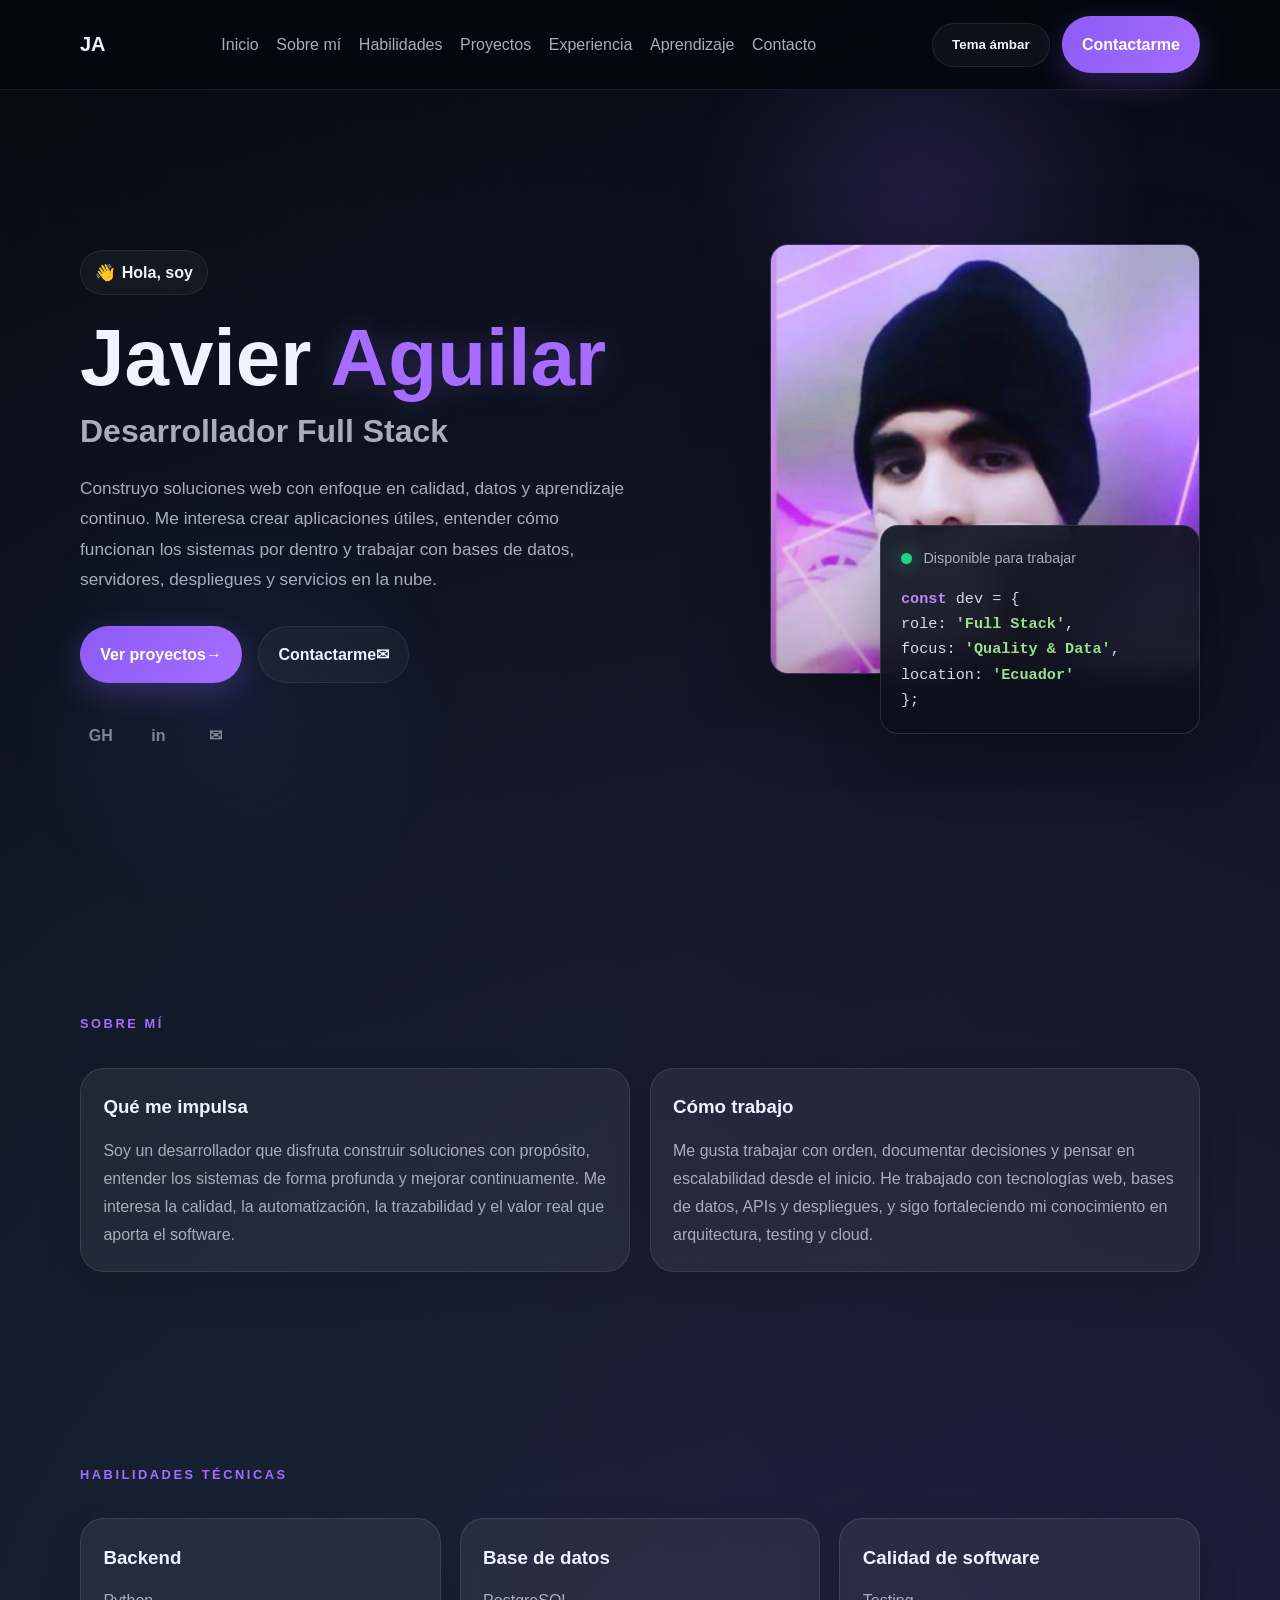
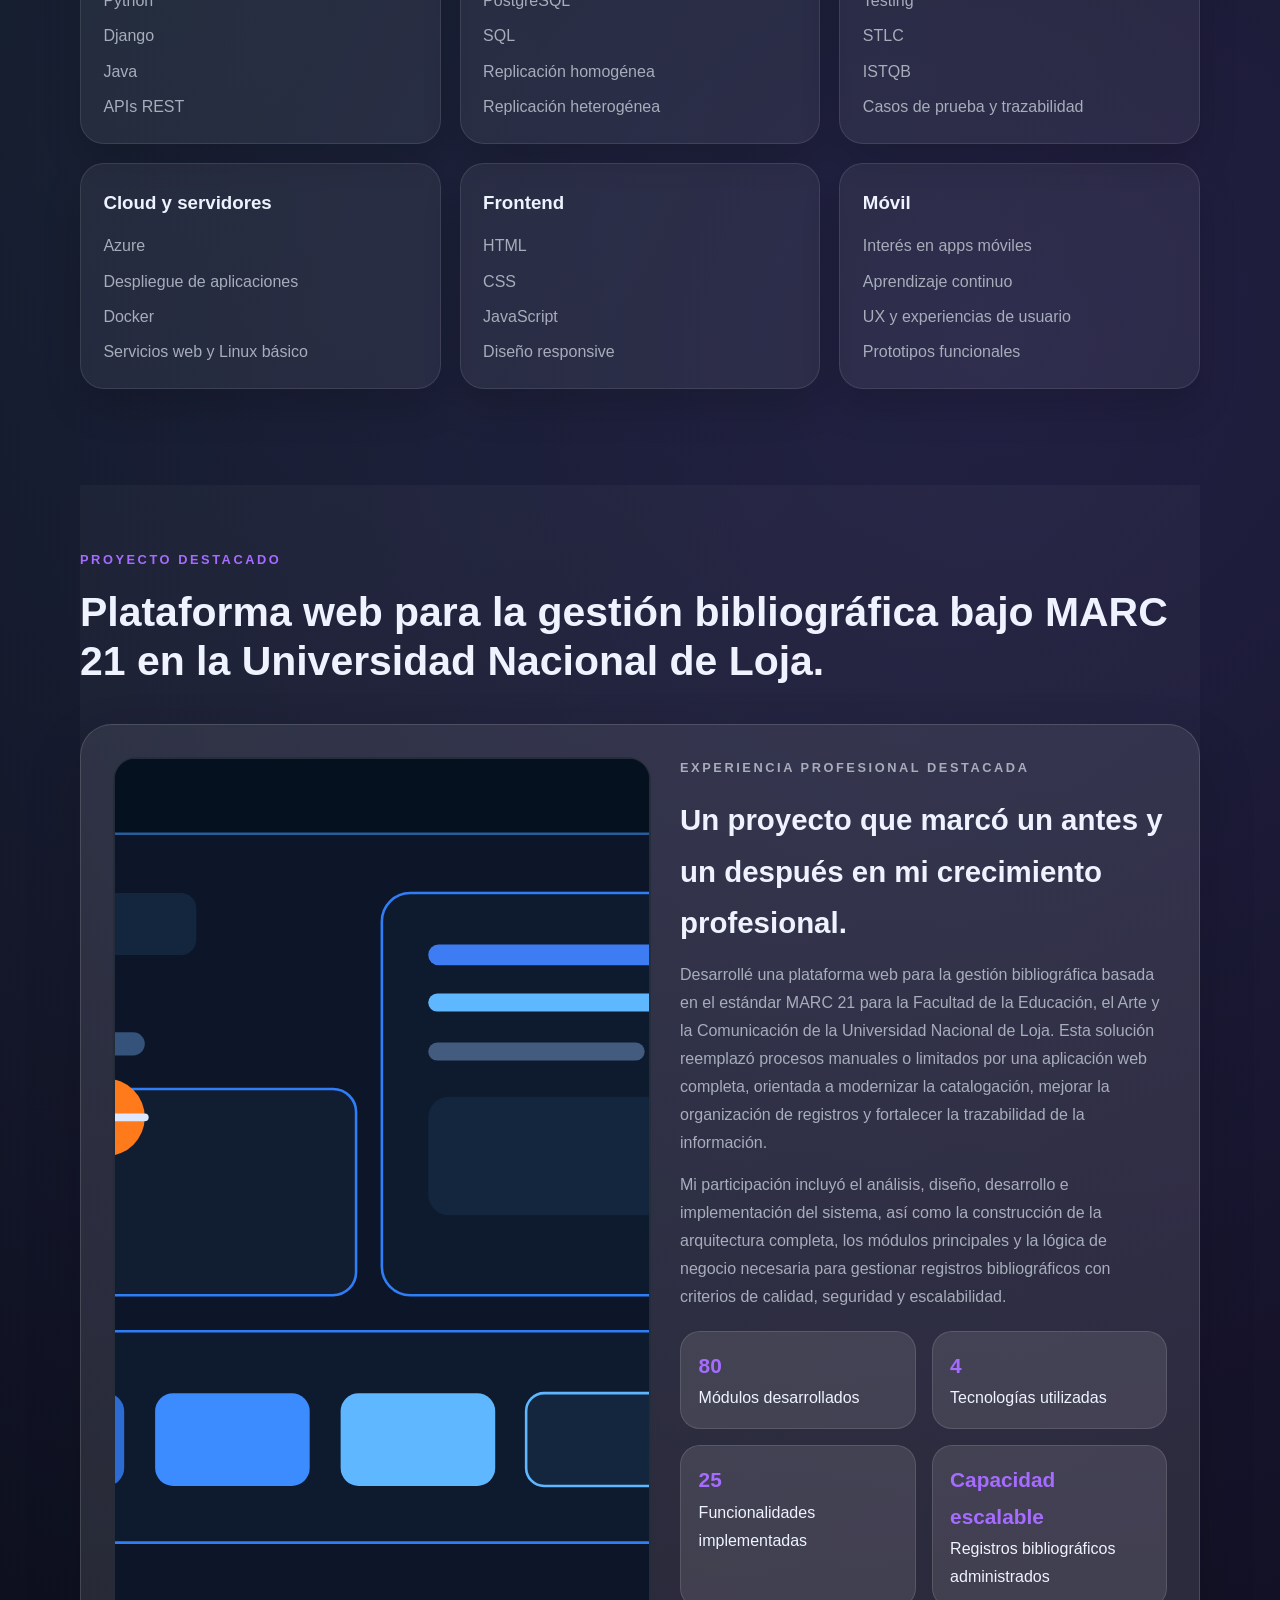
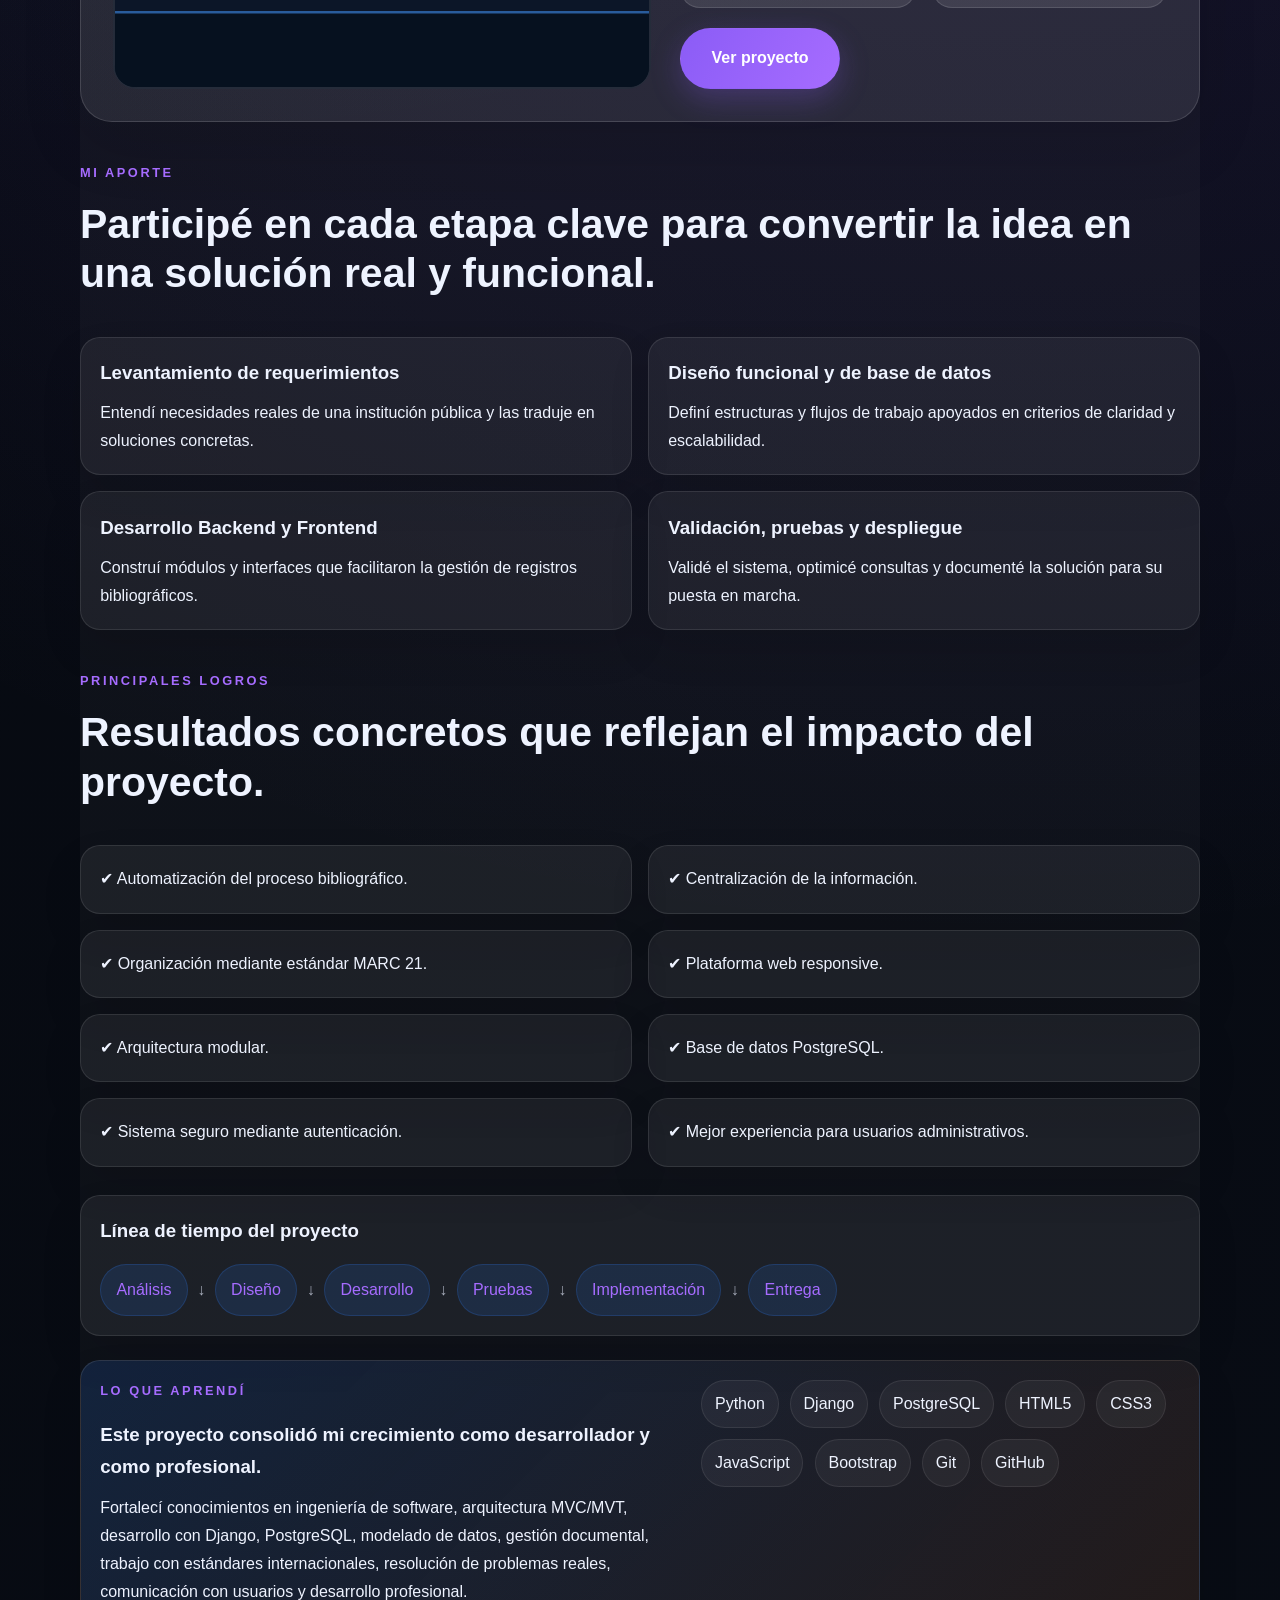
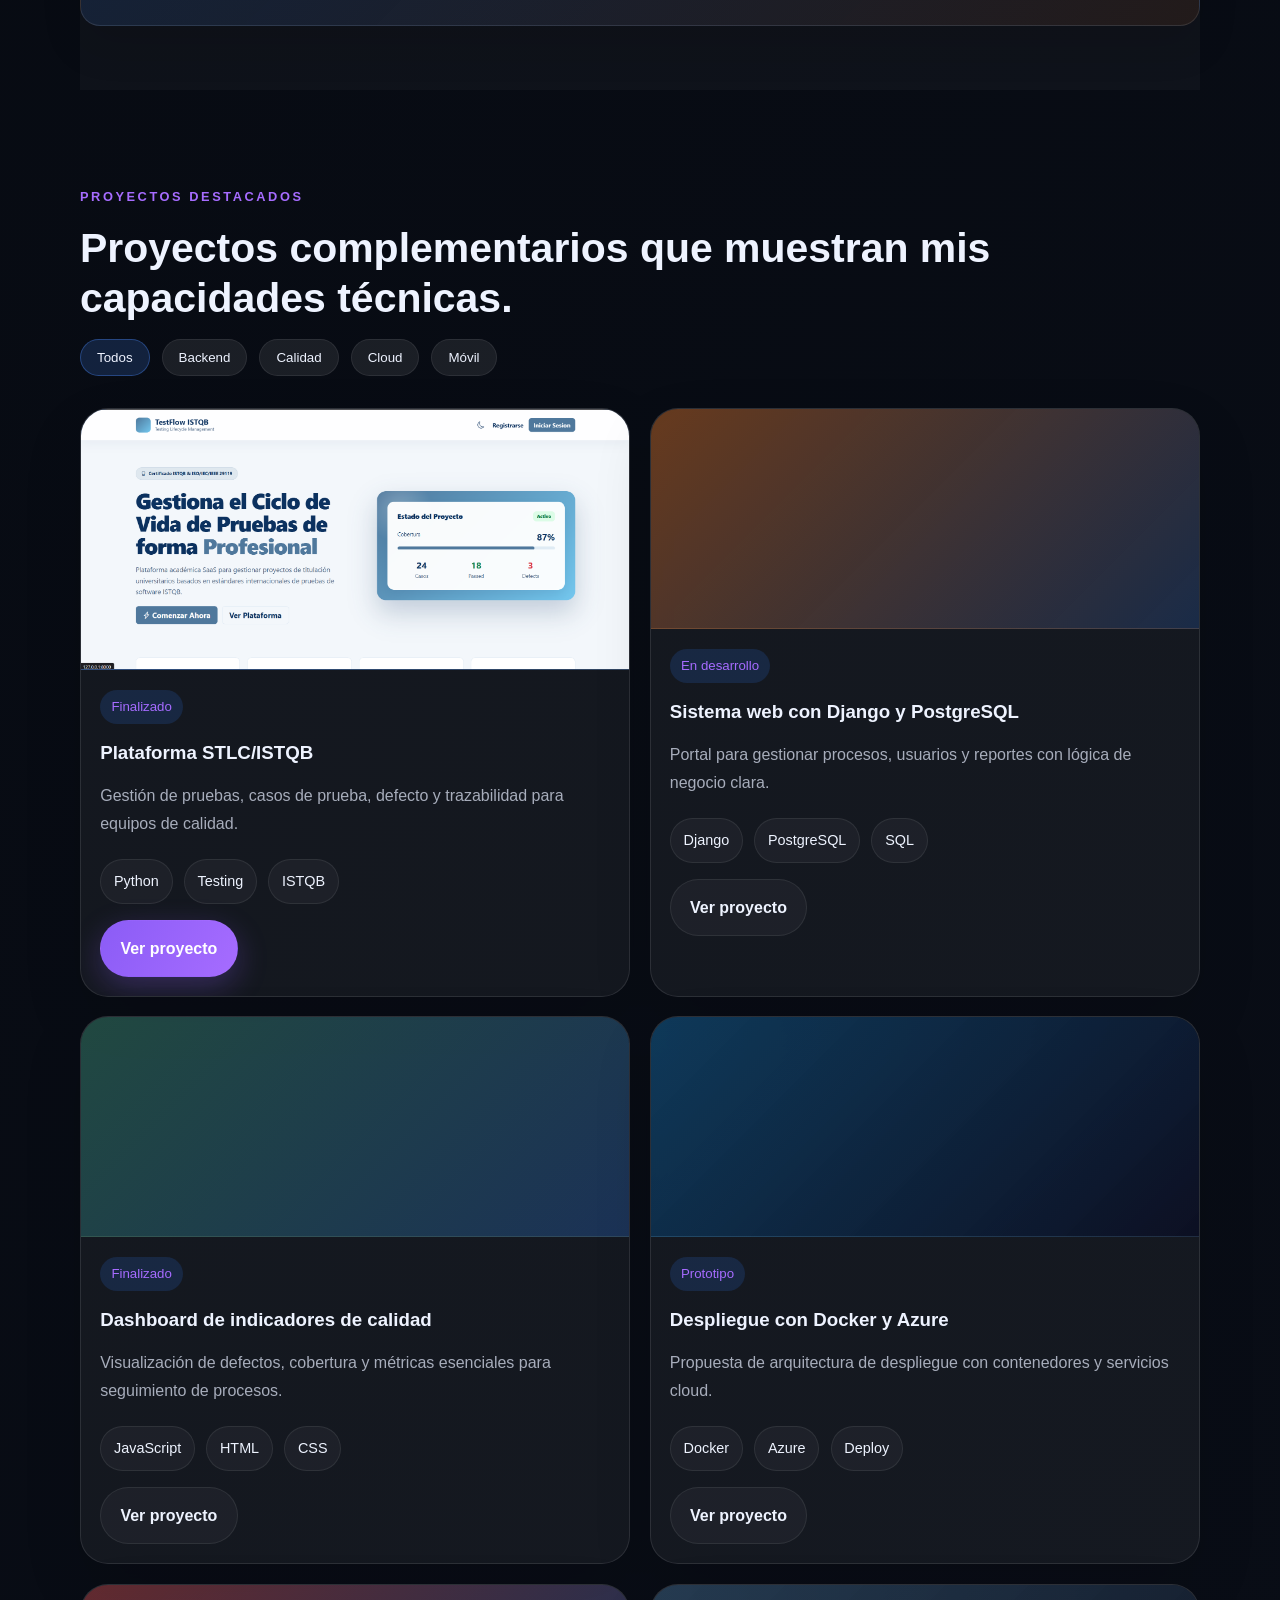
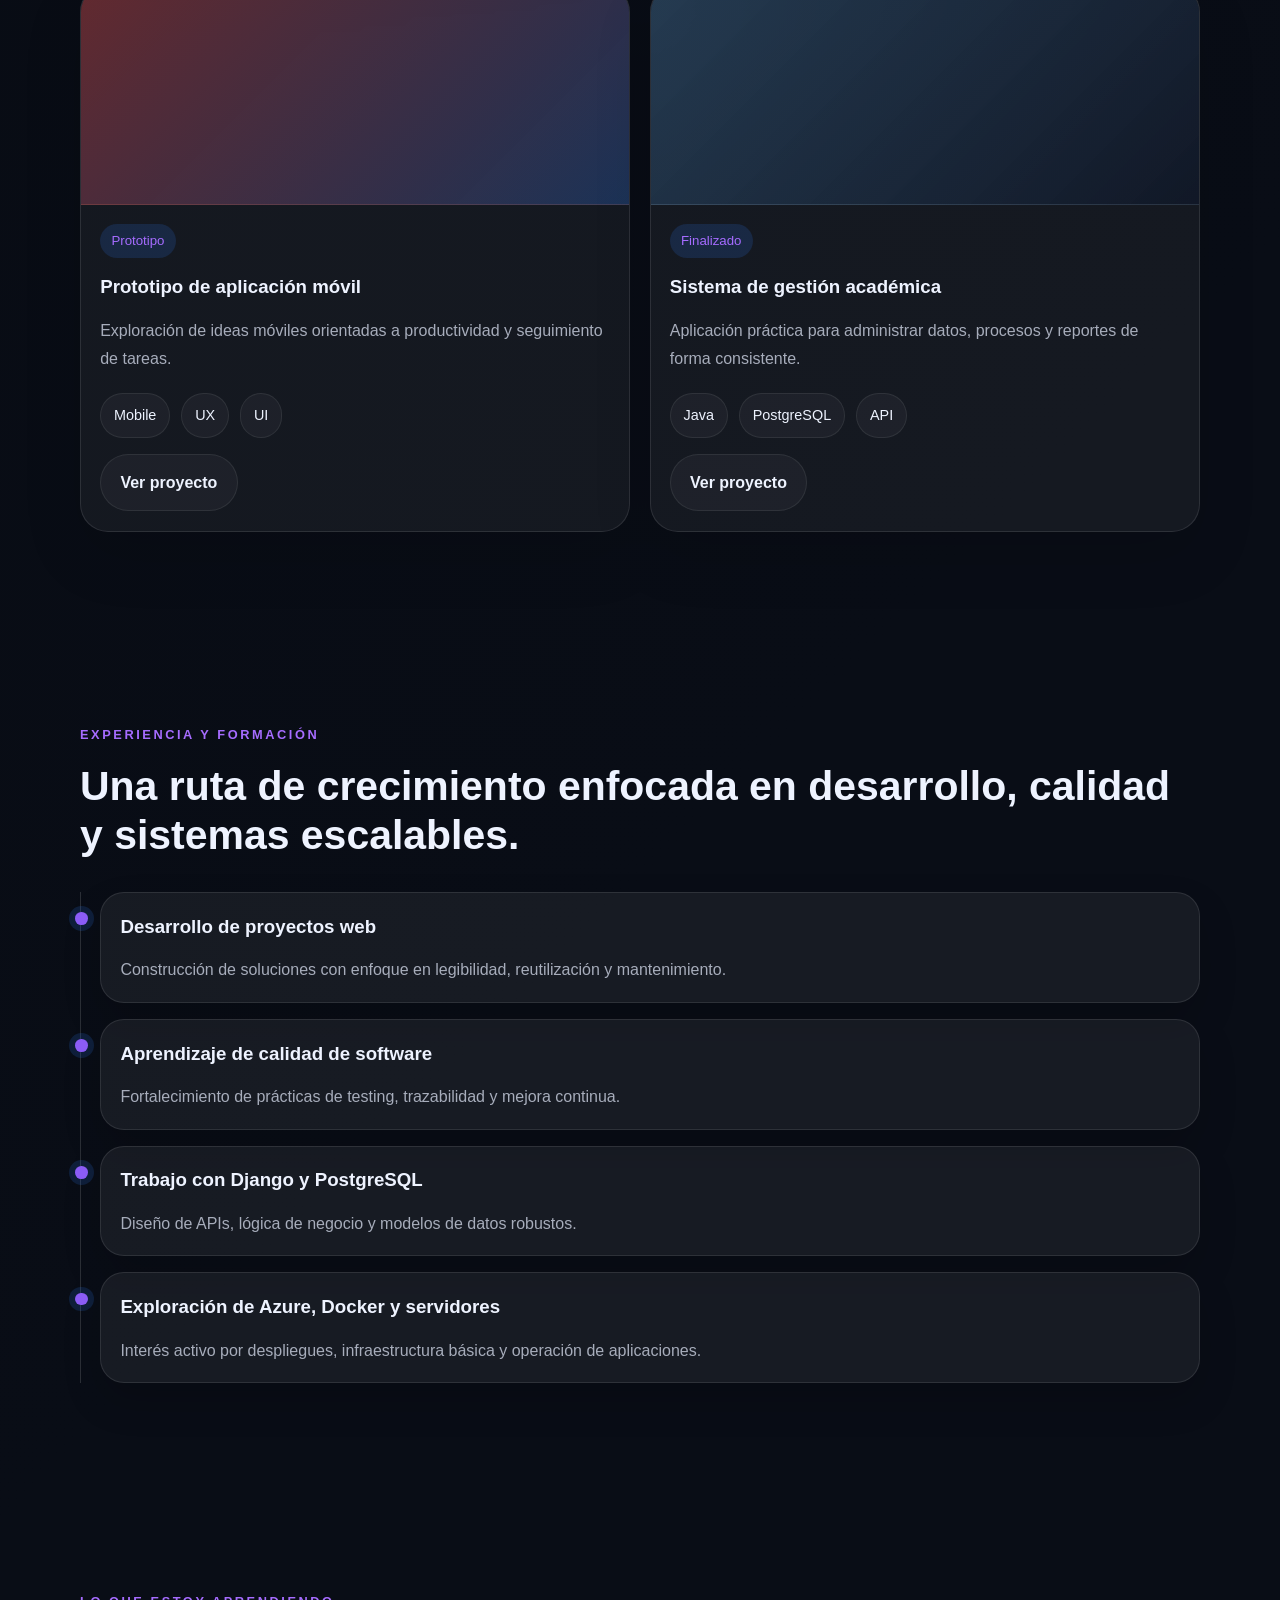
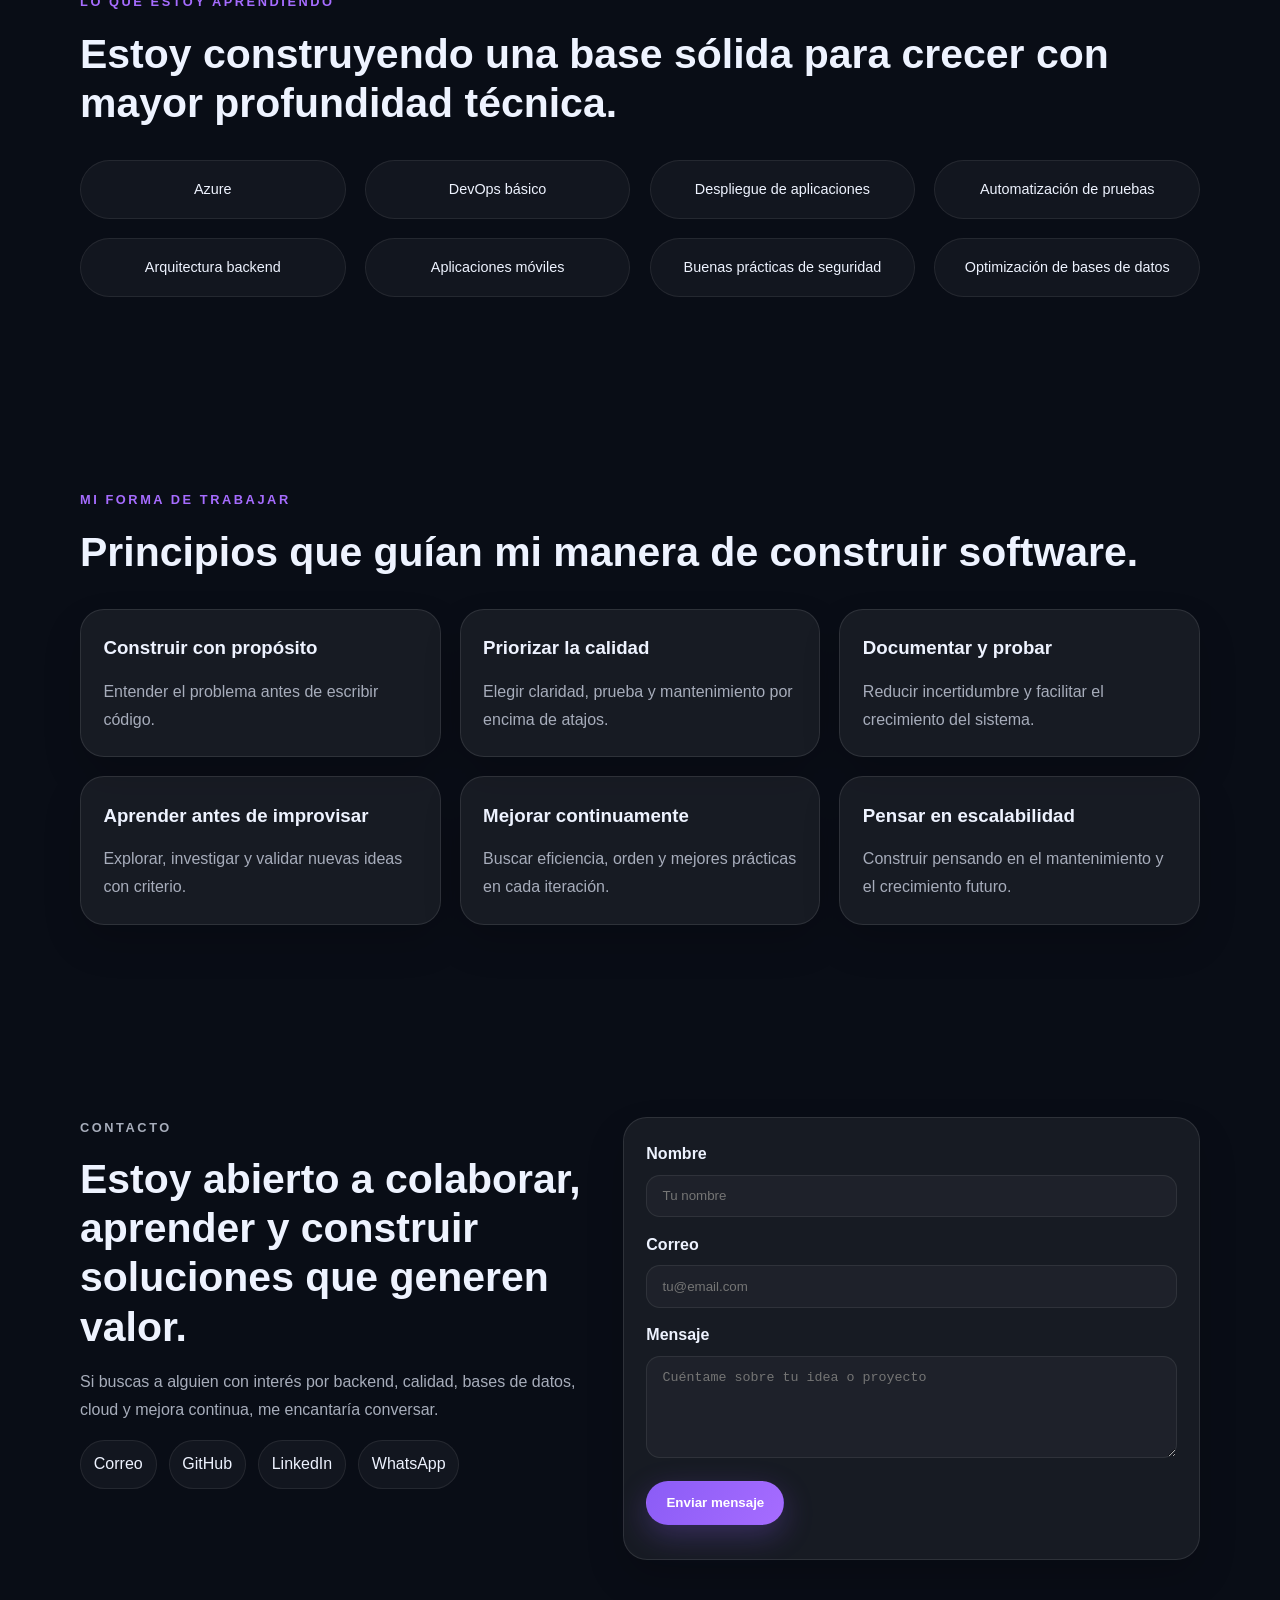
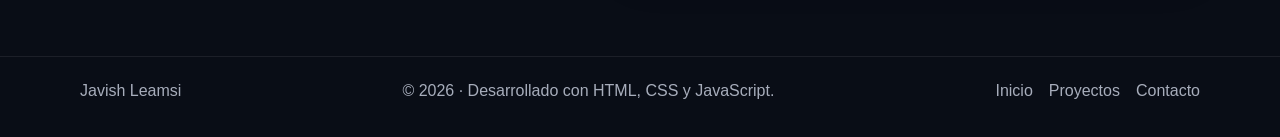
<file: index.html>
<!DOCTYPE html>
<html lang="es">
  <head>
    <meta charset="UTF-8" />
    <meta name="viewport" content="width=device-width, initial-scale=1.0" />
    <meta
      name="description"
      content="Portafolio personal de un desarrollador semisenior enfocado en backend, calidad de software, bases de datos, cloud y aprendizaje continuo."
    />
    <title>Javier | Portafolio Técnico</title>
    <link rel="stylesheet" href="css/styles.css" />
    <link rel="stylesheet" href="css/responsive.css" />
  </head>
  <body>
    <div class="background-grid" aria-hidden="true"></div>

    <header class="site-header" id="top">
      <nav class="nav container">
        <a href="#hero" class="brand" aria-label="Inicio del portafolio">JA</a>

        <button class="menu-toggle" id="menuToggle" aria-label="Abrir menú" aria-expanded="false">
          <span></span>
          <span></span>
          <span></span>
        </button>

        <div class="nav-links" id="navLinks">
          <a href="#hero">Inicio</a>
          <a href="#about">Sobre mí</a>
          <a href="#skills">Habilidades</a>
          <a href="#projects">Proyectos</a>
          <a href="#experience">Experiencia</a>
          <a href="#learning">Aprendizaje</a>
          <a href="#contact">Contacto</a>
        </div>

        <div class="nav-actions">
          <button class="btn btn-secondary" id="themeToggle" type="button">Tema ámbar</button>
          <a href="#contact" class="btn btn-primary nav-cta">Contactarme</a>
        </div>
      </nav>
    </header>

    <main>
      <section class="hero section container" id="hero">
        <div class="hero-content reveal">
          <p class="hero-pill">Hola, soy</p>
          <h1>Javier <span>Aguilar</span></h1>
          <h2>Desarrollador Full Stack</h2>
          <p class="hero-copy">
            Construyo soluciones web con enfoque en calidad, datos y aprendizaje continuo.
            Me interesa crear aplicaciones útiles, entender cómo funcionan los sistemas por dentro
            y trabajar con bases de datos, servidores, despliegues y servicios en la nube.
          </p>

          <div class="hero-actions">
            <a href="#projects" class="btn btn-primary">Ver proyectos <span aria-hidden="true">→</span></a>
            <a href="#contact" class="btn btn-secondary">Contactarme <span aria-hidden="true">✉</span></a>
          </div>

          <div class="hero-socials" aria-label="Enlaces sociales">
            <a href="https://github.com/JavierIsma05" target="_blank" rel="noreferrer" aria-label="GitHub">GH</a>
            <a href="https://www.linkedin.com/in/javier-ismael-aguilar-armijos-182006201/?lipi=urn%3Ali%3Apage%3Ad_flagship3_profile_view_base_contact_details%3BiUNFHDlJSdWIJq0WQLCoiA%3D%3D" target="_blank" rel="noreferrer" aria-label="LinkedIn">in</a>
            <a href="mailto:javismael.z2000@gmail.com" aria-label="Correo">✉</a>
          </div>
        </div>

        <div class="hero-visual reveal">
          <div class="profile-card">
            <img src="assets/img/perfil.jpg" alt="Foto de perfil de Javier Aguilar" />
          </div>

          <div class="availability-card" aria-label="Disponibilidad profesional">
            <div class="availability-status">
              <span></span>
              Disponible para trabajar
            </div>
            <div class="code-snippet">
              <p><span>const</span> dev = {</p>
              <p>  role: <strong>'Full Stack'</strong>,</p>
              <p>  focus: <strong>'Quality & Data'</strong>,</p>
              <p>  location: <strong>'Ecuador'</strong></p>
              <p>};</p>
            </div>
          </div>
        </div>
      </section>

      <section class="section container" id="about">
        <div class="section-heading reveal">
          <p class="eyebrow">Sobre mí</p>
        </div>

        <div class="about-grid">
          <article class="about-card reveal">
            <h3>Qué me impulsa</h3>
            <p>
              Soy un desarrollador que disfruta construir soluciones con propósito,
              entender los sistemas de forma profunda y mejorar continuamente. Me interesa la calidad,
              la automatización, la trazabilidad y el valor real que aporta el software.
            </p>
          </article>
          <article class="about-card reveal">
            <h3>Cómo trabajo</h3>
            <p>
              Me gusta trabajar con orden, documentar decisiones y pensar en escalabilidad desde
              el inicio. He trabajado con tecnologías web, bases de datos, APIs y despliegues, y
              sigo fortaleciendo mi conocimiento en arquitectura, testing y cloud.
            </p>
          </article>
        </div>
      </section>

      <section class="section container" id="skills">
        <div class="section-heading reveal">
          <p class="eyebrow">Habilidades técnicas</p>
        </div>

        <div class="skills-grid">
          <article class="skill-card reveal">
            <h3>Backend</h3>
            <ul>
              <li>Python</li>
              <li>Django</li>
              <li>Java</li>
              <li>APIs REST</li>
            </ul>
          </article>

          <article class="skill-card reveal">
            <h3>Base de datos</h3>
            <ul>
              <li>PostgreSQL</li>
              <li>SQL</li>
              <li>Replicación homogénea</li>
              <li>Replicación heterogénea</li>
            </ul>
          </article>

          <article class="skill-card reveal">
            <h3>Calidad de software</h3>
            <ul>
              <li>Testing</li>
              <li>STLC</li>
              <li>ISTQB</li>
              <li>Casos de prueba y trazabilidad</li>
            </ul>
          </article>

          <article class="skill-card reveal">
            <h3>Cloud y servidores</h3>
            <ul>
              <li>Azure</li>
              <li>Despliegue de aplicaciones</li>
              <li>Docker</li>
              <li>Servicios web y Linux básico</li>
            </ul>
          </article>

          <article class="skill-card reveal">
            <h3>Frontend</h3>
            <ul>
              <li>HTML</li>
              <li>CSS</li>
              <li>JavaScript</li>
              <li>Diseño responsive</li>
            </ul>
          </article>

          <article class="skill-card reveal">
            <h3>Móvil</h3>
            <ul>
              <li>Interés en apps móviles</li>
              <li>Aprendizaje continuo</li>
              <li>UX y experiencias de usuario</li>
              <li>Prototipos funcionales</li>
            </ul>
          </article>
        </div>
      </section>

      <section class="section container" id="featured">
        <div class="section-heading reveal">
          <p class="eyebrow">Proyecto destacado</p>
          <h2>Plataforma web para la gestión bibliográfica bajo MARC 21 en la Universidad Nacional de Loja.</h2>
        </div>

        <article class="featured-project reveal">
          <div class="featured-project-visual">
            <img src="assets/projects/marc-platform.svg" alt="Vista del sistema de gestión bibliográfica MARC 21" />
          </div>

          <div class="featured-project-content">
            <p class="eyebrow">Experiencia profesional destacada</p>
            <h3>Un proyecto que marcó un antes y un después en mi crecimiento profesional.</h3>
            <p>
              Desarrollé una plataforma web para la gestión bibliográfica basada en el estándar MARC 21
              para la Facultad de la Educación, el Arte y la Comunicación de la Universidad Nacional de Loja.
              Esta solución reemplazó procesos manuales o limitados por una aplicación web completa,
              orientada a modernizar la catalogación, mejorar la organización de registros y fortalecer
              la trazabilidad de la información.
            </p>
            <p>
              Mi participación incluyó el análisis, diseño, desarrollo e implementación del sistema,
              así como la construcción de la arquitectura completa, los módulos principales y la lógica
              de negocio necesaria para gestionar registros bibliográficos con criterios de calidad,
              seguridad y escalabilidad.
            </p>

            <div class="featured-stats">
              <div class="featured-stat">
                <strong data-target="12">80</strong>
                <span>Módulos desarrollados</span>
              </div>
              <div class="featured-stat">
                <strong data-target="8">4</strong>
                <span>Tecnologías utilizadas</span>
              </div>
              <div class="featured-stat">
                <strong data-target="10">25</strong>
                <span>Funcionalidades implementadas</span>
              </div>
              <div class="featured-stat">
                <strong>Capacidad escalable</strong>
                <span>Registros bibliográficos administrados</span>
              </div>
            </div>

            <div class="featured-actions">
              <a href="projects/marc21.html" class="btn btn-primary">Ver proyecto</a>
              
            </div>
          </div>
        </article>

        <div class="section-heading reveal" style="margin-top: 2.5rem;">
          <p class="eyebrow">Mi aporte</p>
          <h2>Participé en cada etapa clave para convertir la idea en una solución real y funcional.</h2>
        </div>

        <div class="contribution-grid">
          <article class="contribution-card reveal">
            <h3>Levantamiento de requerimientos</h3>
            <p>Entendí necesidades reales de una institución pública y las traduje en soluciones concretas.</p>
          </article>
          <article class="contribution-card reveal">
            <h3>Diseño funcional y de base de datos</h3>
            <p>Definí estructuras y flujos de trabajo apoyados en criterios de claridad y escalabilidad.</p>
          </article>
          <article class="contribution-card reveal">
            <h3>Desarrollo Backend y Frontend</h3>
            <p>Construí módulos y interfaces que facilitaron la gestión de registros bibliográficos.</p>
          </article>
          <article class="contribution-card reveal">
            <h3>Validación, pruebas y despliegue</h3>
            <p>Validé el sistema, optimicé consultas y documenté la solución para su puesta en marcha.</p>
          </article>
        </div>

        <div class="section-heading reveal" style="margin-top: 2.5rem;">
          <p class="eyebrow">Principales logros</p>
          <h2>Resultados concretos que reflejan el impacto del proyecto.</h2>
        </div>

        <div class="achievements-grid">
          <article class="achievement-card reveal">✔ Automatización del proceso bibliográfico.</article>
          <article class="achievement-card reveal">✔ Centralización de la información.</article>
          <article class="achievement-card reveal">✔ Organización mediante estándar MARC 21.</article>
          <article class="achievement-card reveal">✔ Plataforma web responsive.</article>
          <article class="achievement-card reveal">✔ Arquitectura modular.</article>
          <article class="achievement-card reveal">✔ Base de datos PostgreSQL.</article>
          <article class="achievement-card reveal">✔ Sistema seguro mediante autenticación.</article>
          <article class="achievement-card reveal">✔ Mejor experiencia para usuarios administrativos.</article>
        </div>
        <br>
        <div class="timeline-section reveal">
          <h3>Línea de tiempo del proyecto</h3>
          <div class="project-timeline">
            <div class="timeline-step">Análisis</div>
            <div class="timeline-arrow">↓</div>
            <div class="timeline-step">Diseño</div>
            <div class="timeline-arrow">↓</div>
            <div class="timeline-step">Desarrollo</div>
            <div class="timeline-arrow">↓</div>
            <div class="timeline-step">Pruebas</div>
            <div class="timeline-arrow">↓</div>
            <div class="timeline-step">Implementación</div>
            <div class="timeline-arrow">↓</div>
            <div class="timeline-step">Entrega</div>
          </div>
        </div>

        <div class="learning-highlight reveal">
          <div class="learning-highlight-content">
            <p class="eyebrow">Lo que aprendí</p>
            <h3>Este proyecto consolidó mi crecimiento como desarrollador y como profesional.</h3>
            <p>
              Fortalecí conocimientos en ingeniería de software, arquitectura MVC/MVT, desarrollo con Django,
              PostgreSQL, modelado de datos, gestión documental, trabajo con estándares internacionales,
              resolución de problemas reales, comunicación con usuarios y desarrollo profesional.
            </p>
          </div>
          <div class="tech-pill-group">
            <span>Python</span>
            <span>Django</span>
            <span>PostgreSQL</span>
            <span>HTML5</span>
            <span>CSS3</span>
            <span>JavaScript</span>
            <span>Bootstrap</span>
            <span>Git</span>
            <span>GitHub</span>
          </div>
        </div>
      </section>

      <section class="section container" id="projects">
        <div class="section-heading reveal">
          <p class="eyebrow">Proyectos destacados</p>
          <h2>Proyectos complementarios que muestran mis capacidades técnicas.</h2>
          <div class="filter-bar">
            <button class="filter-btn active" data-filter="all">Todos</button>
            <button class="filter-btn" data-filter="backend">Backend</button>
            <button class="filter-btn" data-filter="qa">Calidad</button>
            <button class="filter-btn" data-filter="cloud">Cloud</button>
            <button class="filter-btn" data-filter="mobile">Móvil</button>
          </div>
        </div>

        <div class="projects-grid">
          <article class="project-card reveal" data-category="qa">
            <div class="project-preview">
              <img src="assets/img/istqb/1.png" alt="Pantalla del proyecto ISTQB" />
            </div>
            <div class="project-body">
              <span class="project-badge">Finalizado</span>
              <h3>Plataforma STLC/ISTQB</h3>
              <p>Gestión de pruebas, casos de prueba, defecto y trazabilidad para equipos de calidad.</p>
              <div class="project-tags">
                <span>Python</span>
                <span>Testing</span>
                <span>ISTQB</span>
              </div>
              <div class="project-actions">
                <a href="projects/istqb.html" class="btn btn-primary">Ver proyecto</a>
              </div>
            </div>
          </article>

          <article class="project-card reveal" data-category="backend">
            <div class="project-preview project-preview-alt">
              
            </div>
            <div class="project-body">
              <span class="project-badge">En desarrollo</span>
              <h3>Sistema web con Django y PostgreSQL</h3>
              <p>Portal para gestionar procesos, usuarios y reportes con lógica de negocio clara.</p>
              <div class="project-tags">
                <span>Django</span>
                <span>PostgreSQL</span>
                <span>SQL</span>
              </div>
              <div class="project-actions">
                <a href="#" class="btn btn-secondary">Ver proyecto</a>
              </div>
            </div>
          </article>

          <article class="project-card reveal" data-category="qa">
            <div class="project-preview project-preview-accent"></div>
            <div class="project-body">
              <span class="project-badge">Finalizado</span>
              <h3>Dashboard de indicadores de calidad</h3>
              <p>Visualización de defectos, cobertura y métricas esenciales para seguimiento de procesos.</p>
              <div class="project-tags">
                <span>JavaScript</span>
                <span>HTML</span>
                <span>CSS</span>
              </div>
              <div class="project-actions">
                <a href="#" class="btn btn-secondary">Ver proyecto</a>
              </div>
            </div>
          </article>

          <article class="project-card reveal" data-category="cloud">
            <div class="project-preview project-preview-cloud"></div>
            <div class="project-body">
              <span class="project-badge">Prototipo</span>
              <h3>Despliegue con Docker y Azure</h3>
              <p>Propuesta de arquitectura de despliegue con contenedores y servicios cloud.</p>
              <div class="project-tags">
                <span>Docker</span>
                <span>Azure</span>
                <span>Deploy</span>
              </div>
              <div class="project-actions">
                <a href="#" class="btn btn-secondary">Ver proyecto</a>
              </div>
            </div>
          </article>

          <article class="project-card reveal" data-category="mobile">
            <div class="project-preview project-preview-mobile"></div>
            <div class="project-body">
              <span class="project-badge">Prototipo</span>
              <h3>Prototipo de aplicación móvil</h3>
              <p>Exploración de ideas móviles orientadas a productividad y seguimiento de tareas.</p>
              <div class="project-tags">
                <span>Mobile</span>
                <span>UX</span>
                <span>UI</span>
              </div>
              <div class="project-actions">
                <a href="#" class="btn btn-secondary">Ver proyecto</a>
              </div>
            </div>
          </article>

          <article class="project-card reveal" data-category="backend">
            <div class="project-preview project-preview-admin"></div>
            <div class="project-body">
              <span class="project-badge">Finalizado</span>
              <h3>Sistema de gestión académica</h3>
              <p>Aplicación práctica para administrar datos, procesos y reportes de forma consistente.</p>
              <div class="project-tags">
                <span>Java</span>
                <span>PostgreSQL</span>
                <span>API</span>
              </div>
              <div class="project-actions">
                <a href="#" class="btn btn-secondary">Ver proyecto</a>
              </div>
            </div>
          </article>
        </div>
      </section>

      <section class="section container" id="experience">
        <div class="section-heading reveal">
          <p class="eyebrow">Experiencia y formación</p>
          <h2>Una ruta de crecimiento enfocada en desarrollo, calidad y sistemas escalables.</h2>
        </div>

        <div class="timeline">
          <article class="timeline-item reveal">
            <span class="timeline-dot"></span>
            <div>
              <h3>Desarrollo de proyectos web</h3>
              <p>Construcción de soluciones con enfoque en legibilidad, reutilización y mantenimiento.</p>
            </div>
          </article>
          <article class="timeline-item reveal">
            <span class="timeline-dot"></span>
            <div>
              <h3>Aprendizaje de calidad de software</h3>
              <p>Fortalecimiento de prácticas de testing, trazabilidad y mejora continua.</p>
            </div>
          </article>
          <article class="timeline-item reveal">
            <span class="timeline-dot"></span>
            <div>
              <h3>Trabajo con Django y PostgreSQL</h3>
              <p>Diseño de APIs, lógica de negocio y modelos de datos robustos.</p>
            </div>
          </article>
          <article class="timeline-item reveal">
            <span class="timeline-dot"></span>
            <div>
              <h3>Exploración de Azure, Docker y servidores</h3>
              <p>Interés activo por despliegues, infraestructura básica y operación de aplicaciones.</p>
            </div>
          </article>
        </div>
      </section>

      <section class="section container" id="learning">
        <div class="section-heading reveal">
          <p class="eyebrow">Lo que estoy aprendiendo</p>
          <h2>Estoy construyendo una base sólida para crecer con mayor profundidad técnica.</h2>
        </div>

        <div class="learning-grid">
          <article class="learning-card reveal">Azure</article>
          <article class="learning-card reveal">DevOps básico</article>
          <article class="learning-card reveal">Despliegue de aplicaciones</article>
          <article class="learning-card reveal">Automatización de pruebas</article>
          <article class="learning-card reveal">Arquitectura backend</article>
          <article class="learning-card reveal">Aplicaciones móviles</article>
          <article class="learning-card reveal">Buenas prácticas de seguridad</article>
          <article class="learning-card reveal">Optimización de bases de datos</article>
        </div>
      </section>

      <section class="section container" id="approach">
        <div class="section-heading reveal">
          <p class="eyebrow">Mi forma de trabajar</p>
          <h2>Principios que guían mi manera de construir software.</h2>
        </div>

        <div class="approach-grid">
          <article class="approach-card reveal">
            <h3>Construir con propósito</h3>
            <p>Entender el problema antes de escribir código.</p>
          </article>
          <article class="approach-card reveal">
            <h3>Priorizar la calidad</h3>
            <p>Elegir claridad, prueba y mantenimiento por encima de atajos.</p>
          </article>
          <article class="approach-card reveal">
            <h3>Documentar y probar</h3>
            <p>Reducir incertidumbre y facilitar el crecimiento del sistema.</p>
          </article>
          <article class="approach-card reveal">
            <h3>Aprender antes de improvisar</h3>
            <p>Explorar, investigar y validar nuevas ideas con criterio.</p>
          </article>
          <article class="approach-card reveal">
            <h3>Mejorar continuamente</h3>
            <p>Buscar eficiencia, orden y mejores prácticas en cada iteración.</p>
          </article>
          <article class="approach-card reveal">
            <h3>Pensar en escalabilidad</h3>
            <p>Construir pensando en el mantenimiento y el crecimiento futuro.</p>
          </article>
        </div>
      </section>

      <section class="section container" id="contact">
        <div class="contact-grid">
          <div class="contact-info reveal">
            <p class="eyebrow">Contacto</p>
            <h2>Estoy abierto a colaborar, aprender y construir soluciones que generen valor.</h2>
            <p>
              Si buscas a alguien con interés por backend, calidad, bases de datos, cloud y mejora continua,
              me encantaría conversar.
            </p>
            <div class="social-links">
              <a href="mailto:javismael.z2000@gmail.com">Correo</a>
              <a href="https://github.com/JavierIsma05" target="_blank" rel="noreferrer">GitHub</a>
              <a href="https://www.linkedin.com/in/javier-ismael-aguilar-armijos-182006201/?lipi=urn%3Ali%3Apage%3Ad_flagship3_profile_view_base_contact_details%3BiUNFHDlJSdWIJq0WQLCoiA%3D%3D" target="_blank" rel="noreferrer">LinkedIn</a>
              <a href="https://wa.me/997793401" target="_blank" rel="noreferrer">WhatsApp</a>
            </div>
          </div>

          <form class="contact-form reveal" id="contactForm" novalidate>
            <label>
              Nombre
              <input type="text" id="name" name="name" placeholder="Tu nombre" required />
            </label>
            <label>
              Correo
              <input type="email" id="email" name="email" placeholder="tu@email.com" required />
            </label>
            <label>
              Mensaje
              <textarea id="message" name="message" rows="5" placeholder="Cuéntame sobre tu idea o proyecto" required></textarea>
            </label>
            <button type="submit" class="btn btn-primary">Enviar mensaje</button>
            <p class="form-message" id="formMessage" aria-live="polite"></p>
          </form>
        </div>
      </section>
    </main>

    <button class="back-to-top" id="backToTop" aria-label="Volver arriba">↑</button>

    <footer class="site-footer">
      <div class="container footer-content">
        <p>Javish Leamsi</p>
        <p>© <span id="year"></span> · Desarrollado con HTML, CSS y JavaScript.</p>
        <div class="footer-links">
          <a href="#hero">Inicio</a>
          <a href="#projects">Proyectos</a>
          <a href="#contact">Contacto</a>
        </div>
      </div>
    </footer>

    <script src="js/main.js"></script>
    <script src="js/animations.js"></script>
  </body>
</html>
</file>
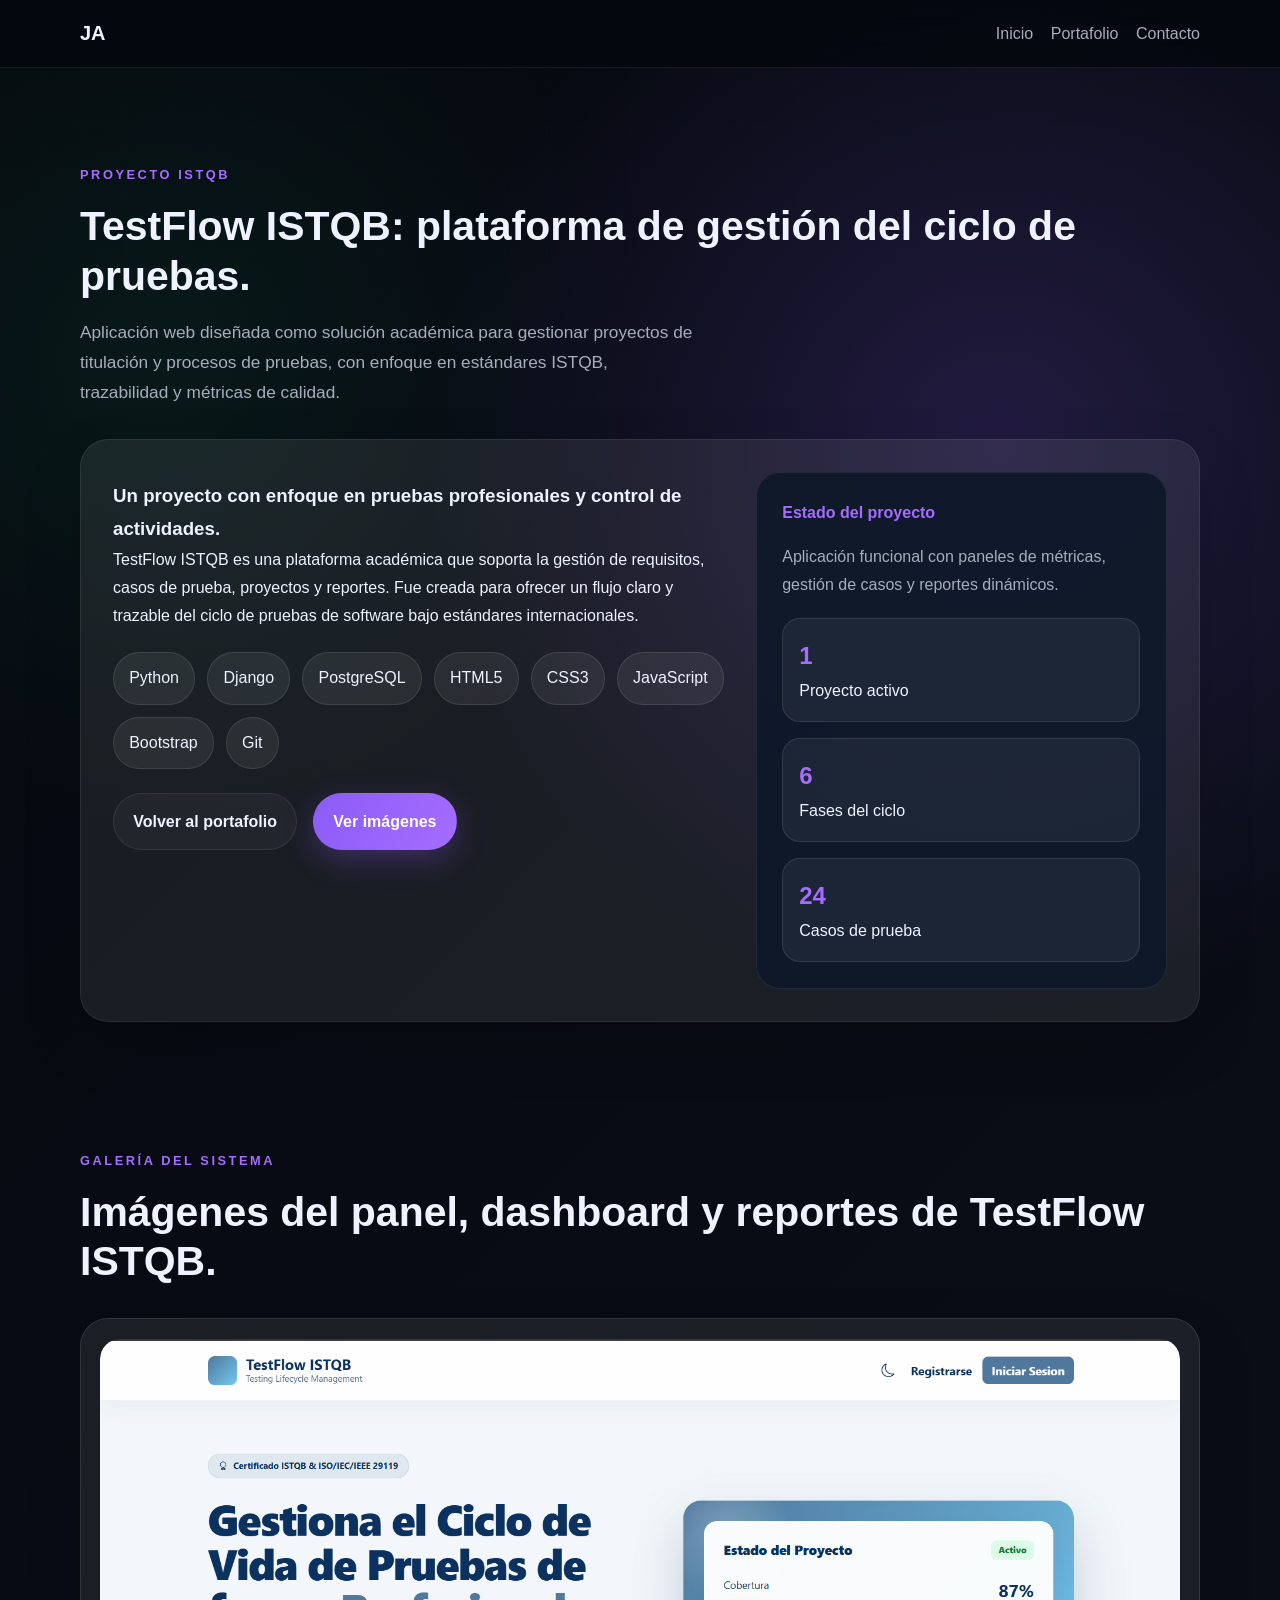
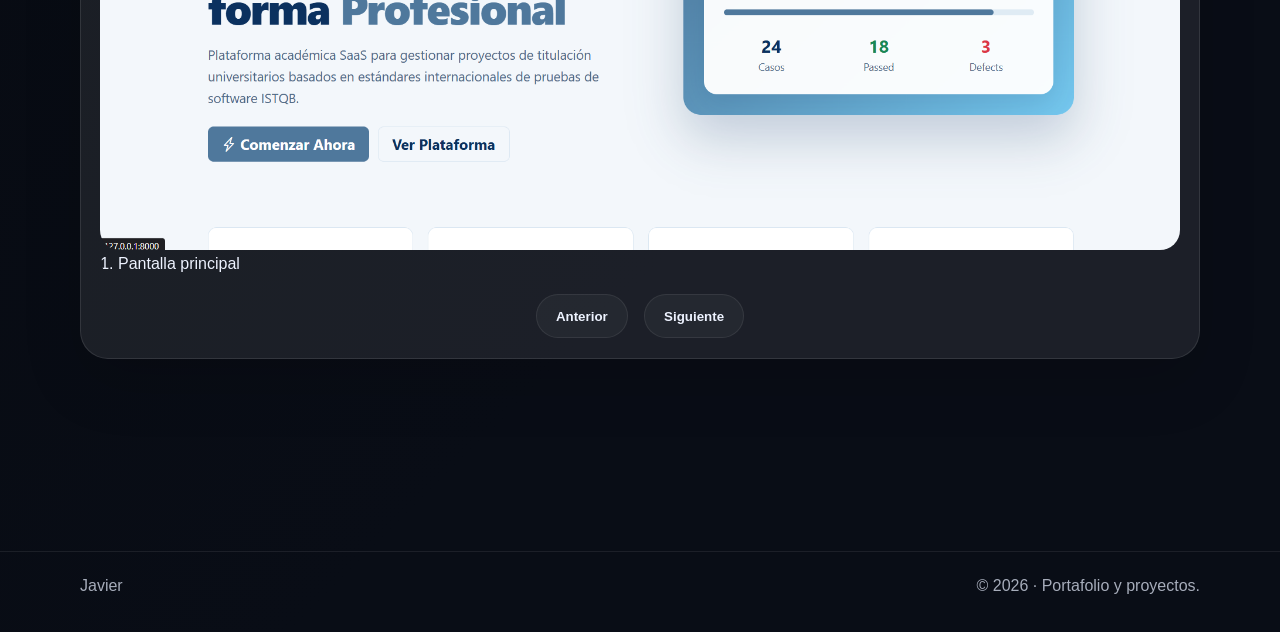
<file: projects/istqb.html>
<!DOCTYPE html>
<html lang="es">
  <head>
    <meta charset="UTF-8" />
    <meta name="viewport" content="width=device-width, initial-scale=1.0" />
    <title>TestFlow ISTQB | Proyecto ISTQB</title>
    <link rel="stylesheet" href="../css/styles.css" />
    <link rel="stylesheet" href="../css/responsive.css" />
    <link rel="stylesheet" href="../css/project.css" />
  </head>
  <body>
    <header class="site-header" id="top">
      <nav class="nav container">
        <a href="../index.html" class="brand" aria-label="Volver al portafolio">JA</a>
        <div class="nav-links">
          <a href="../index.html#hero">Inicio</a>
          <a href="../index.html#projects">Portafolio</a>
          <a href="../index.html#contact">Contacto</a>
        </div>
      </nav>
    </header>

    <main class="section container">
      <section class="section-heading reveal">
        <p class="eyebrow">Proyecto ISTQB</p>
        <h2>TestFlow ISTQB: plataforma de gestión del ciclo de pruebas.</h2>
        <p class="hero-copy">
          Aplicación web diseñada como solución académica para gestionar proyectos de titulación y procesos de pruebas,
          con enfoque en estándares ISTQB, trazabilidad y métricas de calidad.
        </p>
      </section>

      <article class="project-detail-card reveal">
        <div class="project-detail-grid">
          <div class="project-detail-content">
            <h3>Un proyecto con enfoque en pruebas profesionales y control de actividades.</h3>
            <p>
              TestFlow ISTQB es una plataforma académica que soporta la gestión de requisitos,
              casos de prueba, proyectos y reportes. Fue creada para ofrecer un flujo claro y
              trazable del ciclo de pruebas de software bajo estándares internacionales.
            </p>
            <div class="project-detail-tags">
              <span>Python</span>
              <span>Django</span>
              <span>PostgreSQL</span>
              <span>HTML5</span>
              <span>CSS3</span>
              <span>JavaScript</span>
              <span>Bootstrap</span>
              <span>Git</span>
            </div>
            <div class="project-detail-actions">
              <a href="../index.html#projects" class="btn btn-secondary">Volver al portafolio</a>
              <a href="#carousel" class="btn btn-primary">Ver imágenes</a>
            </div>
          </div>

          <div class="project-detail-overview">
            <div class="project-summary-card">
              <h4>Estado del proyecto</h4>
              <p>Aplicación funcional con paneles de métricas, gestión de casos y reportes dinámicos.</p>
              <div class="project-metrics">
                <div>
                  <strong>1</strong>
                  <span>Proyecto activo</span>
                </div>
                <div>
                  <strong>6</strong>
                  <span>Fases del ciclo</span>
                </div>
                <div>
                  <strong>24</strong>
                  <span>Casos de prueba</span>
                </div>
              </div>
            </div>
          </div>
        </div>
      </article>

      <section class="section" id="carousel">
        <div class="section-heading">
          <p class="eyebrow">Galería del sistema</p>
          <h2>Imágenes del panel, dashboard y reportes de TestFlow ISTQB.</h2>
        </div>
        <div class="carousel-card">
          <div class="carousel-slide active" data-index="0">
            <img src="../assets/img/istqb/1.png" alt="Pantalla principal de TestFlow ISTQB" />
            <div class="carousel-caption">1. Pantalla principal</div>
          </div>
          <div class="carousel-slide" data-index="1">
            <img src="../assets/img/istqb/2.png" alt="Dashboard de seguimiento de pruebas" />
            <div class="carousel-caption">2. Dashboard</div>
          </div>
          <div class="carousel-slide" data-index="2">
            <img src="../assets/img/istqb/3.png" alt="Reportes e informes del sistema" />
            <div class="carousel-caption">3. Reportes</div>
          </div>
          <div class="carousel-controls">
            <button class="btn btn-secondary" data-carousel="prev">Anterior</button>
            <button class="btn btn-secondary" data-carousel="next">Siguiente</button>
          </div>
        </div>
      </section>
    </main>

    <footer class="site-footer">
      <div class="container footer-content">
        <p>Javier</p>
        <p>© <span id="year-detail"></span> · Portafolio y proyectos.</p>
      </div>
    </footer>

    <script src="../js/istqb.js"></script>
  </body>
</html>
</file>
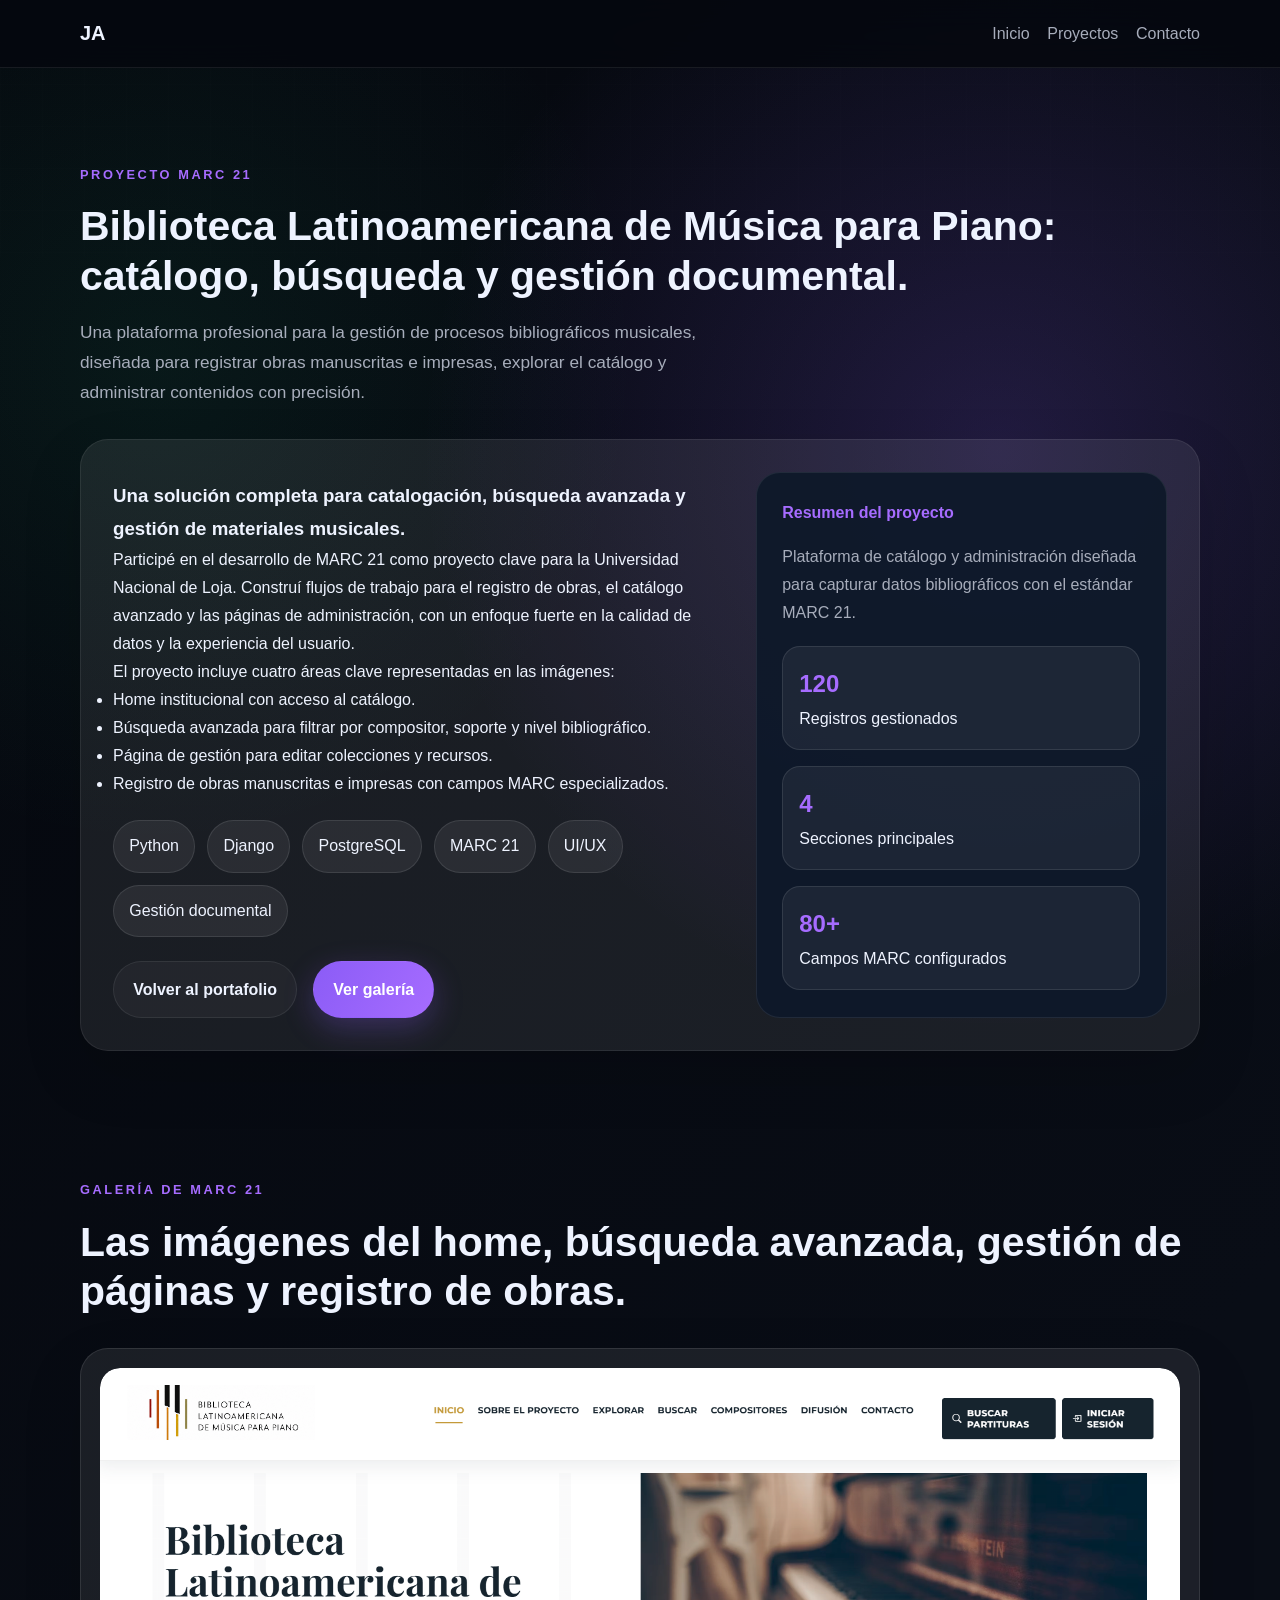
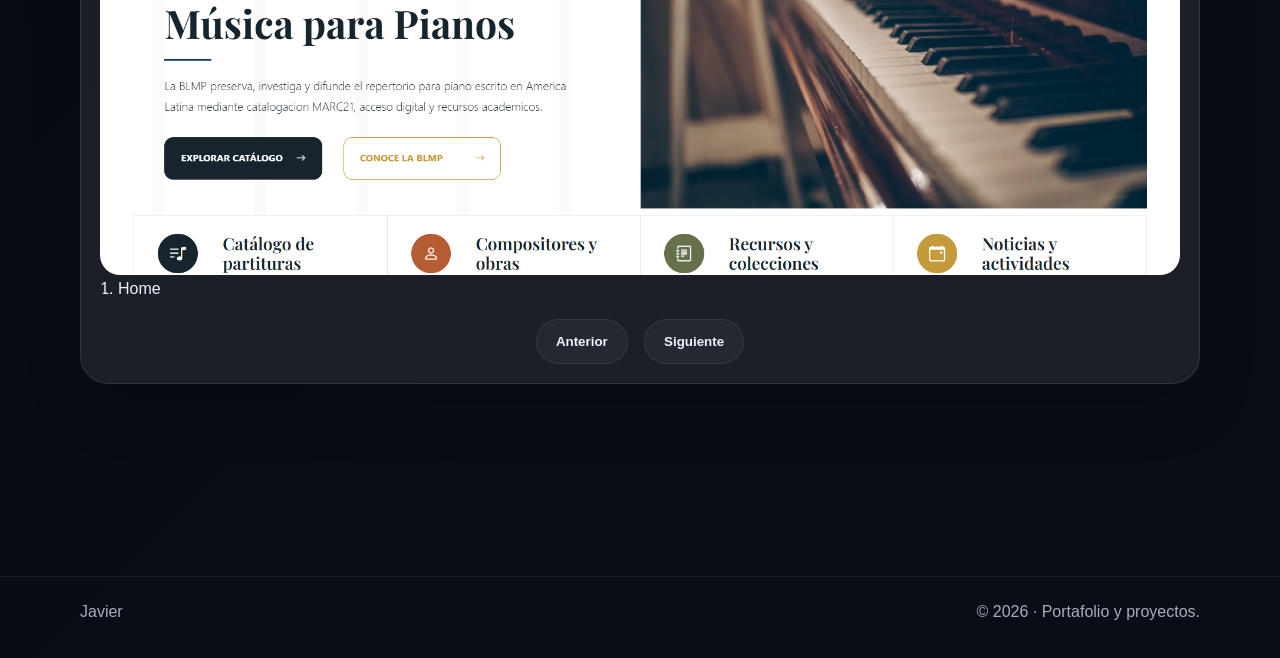
<file: projects/marc21.html>
<!DOCTYPE html>
<html lang="es">
  <head>
    <meta charset="UTF-8" />
    <meta name="viewport" content="width=device-width, initial-scale=1.0" />
    <title>MARC 21 | Proyecto de Biblioteca</title>
    <link rel="stylesheet" href="../css/styles.css" />
    <link rel="stylesheet" href="../css/responsive.css" />
    <link rel="stylesheet" href="../css/project.css" />
  </head>
  <body class="js-animations">
    <header class="site-header" id="top">
      <nav class="nav container">
        <a href="../index.html" class="brand" aria-label="Volver al portafolio">JA</a>
        <div class="nav-links">
          <a href="../index.html#hero">Inicio</a>
          <a href="../index.html#projects">Proyectos</a>
          <a href="../index.html#contact">Contacto</a>
        </div>
      </nav>
    </header>

    <main class="section container">
      <section class="section-heading">
        <p class="eyebrow">Proyecto MARC 21</p>
        <h2>Biblioteca Latinoamericana de Música para Piano: catálogo, búsqueda y gestión documental.</h2>
        <p class="hero-copy">
          Una plataforma profesional para la gestión de procesos bibliográficos musicales, diseñada para
          registrar obras manuscritas e impresas, explorar el catálogo y administrar contenidos con precisión.
        </p>
      </section>

      <article class="project-detail-card">
        <div class="project-detail-grid">
          <div class="project-detail-content">
            <h3>Una solución completa para catalogación, búsqueda avanzada y gestión de materiales musicales.</h3>
            <p>
              Participé en el desarrollo de MARC 21 como proyecto clave para la Universidad Nacional de Loja.
              Construí flujos de trabajo para el registro de obras, el catálogo avanzado y las páginas de administración,
              con un enfoque fuerte en la calidad de datos y la experiencia del usuario.
            </p>
            <p>
              El proyecto incluye cuatro áreas clave representadas en las imágenes:
            </p>
            <ul>
              <li>Home institucional con acceso al catálogo.</li>
              <li>Búsqueda avanzada para filtrar por compositor, soporte y nivel bibliográfico.</li>
              <li>Página de gestión para editar colecciones y recursos.</li>
              <li>Registro de obras manuscritas e impresas con campos MARC especializados.</li>
            </ul>
            <div class="project-detail-tags">
              <span>Python</span>
              <span>Django</span>
              <span>PostgreSQL</span>
              <span>MARC 21</span>
              <span>UI/UX</span>
              <span>Gestión documental</span>
            </div>
            <div class="project-detail-actions">
              <a href="../index.html#projects" class="btn btn-secondary">Volver al portafolio</a>
              <a href="#carousel" class="btn btn-primary">Ver galería</a>
            </div>
          </div>

          <div class="project-detail-overview">
            <div class="project-summary-card">
              <h4>Resumen del proyecto</h4>
              <p>Plataforma de catálogo y administración diseñada para capturar datos bibliográficos con el estándar MARC 21.</p>
              <div class="project-metrics">
                <div>
                  <strong>120</strong>
                  <span>Registros gestionados</span>
                </div>
                <div>
                  <strong>4</strong>
                  <span>Secciones principales</span>
                </div>
                <div>
                  <strong>80+</strong>
                  <span>Campos MARC configurados</span>
                </div>
              </div>
            </div>
          </div>
        </div>
      </article>

      <section class="section" id="carousel">
        <div class="section-heading">
          <p class="eyebrow">Galería de MARC 21</p>
          <h2>Las imágenes del home, búsqueda avanzada, gestión de páginas y registro de obras.</h2>
        </div>
        <div class="carousel-card">
          <div class="carousel-slide active" data-index="0">
            <img src="../assets/img/marc21/1.png" alt="Home de la Biblioteca Latinoamericana de Música para Piano" />
            <div class="carousel-caption">1. Home</div>
          </div>
          <div class="carousel-slide" data-index="1">
            <img src="../assets/img/marc21/2.png" alt="Búsqueda avanzada del catálogo MARC 21" />
            <div class="carousel-caption">2. Búsqueda avanzada</div>
          </div>
          <div class="carousel-slide" data-index="2">
            <img src="../assets/img/marc21/3.png" alt="Gestión de páginas y contenidos del sistema" />
            <div class="carousel-caption">3. Gestión de páginas</div>
          </div>
          <div class="carousel-slide" data-index="3">
            <img src="../assets/img/marc21/4.png" alt="Registro de obras manuscritas e impresas" />
            <div class="carousel-caption">4. Registro de obras</div>
          </div>
          <div class="carousel-controls">
            <button class="btn btn-secondary" data-carousel="prev">Anterior</button>
            <button class="btn btn-secondary" data-carousel="next">Siguiente</button>
          </div>
        </div>
      </section>
    </main>

    <footer class="site-footer">
      <div class="container footer-content">
        <p>Javier</p>
        <p>© <span id="year-detail"></span> · Portafolio y proyectos.</p>
      </div>
    </footer>

    <script src="../js/animations.js"></script>
    <script src="../js/marc21.js"></script>
  </body>
</html>
</file>
<file: css/styles.css>
:root {
  --bg: #05080e;
  --bg-soft: rgba(10, 14, 24, 0.92);
  --surface: rgba(17, 22, 36, 0.92);
  --surface-strong: rgba(20, 25, 42, 0.96);
  --text: #eef3ff;
  --muted: #a7adbb;
  --primary: #8b5cf6;
  --primary-strong: #a66cff;
  --accent: #24d18b;
  --border: rgba(255, 255, 255, 0.08);
  --shadow: 0 18px 36px rgba(0, 0, 0, 0.22);
  --radius: 24px;
}

body.theme-amber {
  --bg: #070707;
  --bg-soft: rgba(18, 12, 8, 0.88);
  --surface: rgba(24, 16, 10, 0.8);
  --surface-strong: rgba(32, 21, 13, 0.95);
  --primary: #ff7a1a;
  --primary-strong: #ff9f5f;
  --accent: #ff4d4d;
  --border: rgba(255, 255, 255, 0.13);
}

* {
  box-sizing: border-box;
  margin: 0;
  padding: 0;
}

html {
  scroll-behavior: smooth;
}

body {
  font-family: "Segoe UI", Roboto, Inter, Arial, sans-serif;
  background: radial-gradient(circle at 78% 20%, rgba(139, 92, 246, 0.2), transparent 28%),
    radial-gradient(circle at 12% 16%, rgba(36, 209, 139, 0.08), transparent 22%),
    linear-gradient(135deg, var(--bg), #090d16 72%);
  color: var(--text);
  line-height: 1.75;
  min-height: 100vh;
}

body::before {
  content: "";
  position: fixed;
  inset: 0;
  background-image: linear-gradient(rgba(255, 255, 255, 0.02) 1px, transparent 1px),
    linear-gradient(90deg, rgba(255, 255, 255, 0.02) 1px, transparent 1px);
  background-size: 42px 42px;
  mask-image: linear-gradient(to bottom, rgba(0, 0, 0, 0.42), transparent);
  pointer-events: none;
  z-index: -2;
}

img {
  max-width: 100%;
  display: block;
}

a {
  color: inherit;
  text-decoration: none;
}

.container {
  width: min(1120px, calc(100% - 2rem));
  margin: 0 auto;
}

.section {
  padding: 6rem 0;
}

.background-grid {
  position: fixed;
  inset: 0;
  background: radial-gradient(circle at 72% 22%, rgba(139, 92, 246, 0.18), transparent 20%),
    radial-gradient(circle at 18% 78%, rgba(68, 117, 255, 0.08), transparent 18%);
  pointer-events: none;
  z-index: -1;
}

.site-header {
  position: sticky;
  top: 0;
  z-index: 1000;
  backdrop-filter: blur(16px);
  background: rgba(5, 8, 14, 0.86);
  border-bottom: 1px solid rgba(255, 255, 255, 0.08);
}

body.theme-amber .site-header {
  background: rgba(7, 7, 7, 0.78);
}

.nav {
  display: flex;
  align-items: center;
  justify-content: space-between;
  padding: 1rem 0;
  gap: 1rem;
}

.nav-actions {
  display: flex;
  align-items: center;
  gap: 0.75rem;
}

.brand {
  font-weight: 800;
  letter-spacing: 0;
  color: var(--text);
  font-size: 1.25rem;
  border: 0;
  padding: 0;
  border-radius: 0;
  background: transparent;
}

.nav-links {
  display: flex;
  gap: 1.1rem;
  align-items: center;
}

.nav-links a {
  color: var(--muted);
  transition: color 0.2s ease;
}

.nav-links a:hover,
.nav-links a.active {
  color: var(--primary-strong);
}

.menu-toggle {
  display: none;
  border: 0;
  background: transparent;
  cursor: pointer;
  padding: 0.2rem;
}

.menu-toggle span {
  display: block;
  width: 24px;
  height: 2px;
  background: var(--text);
  margin: 4px 0;
  transition: 0.3s ease;
}

.btn {
  display: inline-flex;
  align-items: center;
  justify-content: center;
  border-radius: 999px;
  padding: 0.85rem 1.2rem;
  font-weight: 600;
  transition: transform 0.2s ease, box-shadow 0.2s ease, background 0.3s ease;
  border: 1px solid transparent;
}

.btn:hover {
  transform: translateY(-2px);
}

.btn-primary {
  color: white;
  background: linear-gradient(120deg, var(--primary), var(--primary-strong));
  box-shadow: 0 10px 30px rgba(139, 92, 246, 0.28);
}

.btn-secondary {
  color: var(--text);
  background: rgba(255, 255, 255, 0.04);
  border-color: var(--border);
}

.hero {
  display: grid;
  grid-template-columns: minmax(0, 1fr) minmax(360px, 0.9fr);
  gap: 4rem;
  align-items: center;
  min-height: calc(100vh - 73px);
  padding-top: 4rem;
  padding-bottom: 4rem;
}

.hero-content {
  max-width: 640px;
}

.hero-pill {
  display: inline-flex;
  align-items: center;
  gap: 0.45rem;
  color: var(--text);
  background: rgba(255, 255, 255, 0.04);
  border: 1px solid var(--border);
  border-radius: 999px;
  padding: 0.45rem 0.85rem;
  margin-bottom: 1.5rem;
  font-weight: 700;
}

.hero-pill::before {
  content: "👋";
}

.eyebrow {
  color: var(--primary-strong);
  text-transform: uppercase;
  letter-spacing: 0.2em;
  font-size: 0.8rem;
  margin-bottom: 1rem;
  font-weight: 700;
}

.hero h1,
.section-heading h2,
.contact-info h2 {
  font-size: clamp(2rem, 3.2vw, 3rem);
  line-height: 1.2;
  margin-bottom: 1rem;
}

.hero h1 {
  font-size: clamp(3.1rem, 7vw, 5rem);
  line-height: 0.98;
  letter-spacing: 0;
  margin-bottom: 0.85rem;
}

.hero h1 span {
  color: var(--primary-strong);
  text-shadow: 0 0 34px rgba(166, 108, 255, 0.28);
}

.hero h2 {
  color: var(--muted);
  font-size: clamp(1.45rem, 3vw, 2rem);
  line-height: 1.25;
  margin-bottom: 1.4rem;
}

.hero-copy,
.about-card p,
.skill-card li,
.project-body p,
.timeline-item p,
.contact-info p,
.approach-card p {
  color: var(--muted);
}

.hero-copy {
  max-width: 620px;
  font-size: 1.08rem;
}

.hero-actions {
  display: flex;
  flex-wrap: wrap;
  gap: 1rem;
  margin-top: 2rem;
}

.hero-socials {
  display: flex;
  align-items: center;
  gap: 1rem;
  margin-top: 2rem;
}

.hero-socials a {
  display: inline-flex;
  align-items: center;
  justify-content: center;
  width: 2.6rem;
  height: 2.6rem;
  color: #7f8796;
  font-weight: 800;
  border-radius: 50%;
  transition: color 0.2s ease, background 0.2s ease, transform 0.2s ease;
}

.hero-socials a:hover {
  color: var(--text);
  background: rgba(255, 255, 255, 0.06);
  transform: translateY(-2px);
}

.hero-visual {
  position: relative;
  min-height: 520px;
}

.profile-card {
  position: relative;
  width: min(100%, 430px);
  height: 430px;
  margin-left: auto;
  overflow: hidden;
  border-radius: 18px;
  border: 1px solid rgba(166, 108, 255, 0.24);
  background: radial-gradient(circle at 70% 35%, rgba(139, 92, 246, 0.45), transparent 42%),
    rgba(255, 255, 255, 0.04);
  box-shadow: 0 28px 80px rgba(0, 0, 0, 0.34);
}

.profile-card::after {
  content: "";
  position: absolute;
  inset: 0;
  background: linear-gradient(180deg, transparent 58%, rgba(5, 8, 14, 0.22));
  pointer-events: none;
}

.profile-card img {
  width: 100%;
  height: 100%;
  object-fit: cover;
}

.availability-card {
  position: absolute;
  right: 0;
  bottom: 30px;
  width: min(320px, 72%);
  padding: 1.25rem;
  border-radius: 18px;
  border: 1px solid rgba(255, 255, 255, 0.12);
  background: rgba(13, 17, 28, 0.9);
  box-shadow: 0 24px 60px rgba(0, 0, 0, 0.28);
  backdrop-filter: blur(14px);
}

.availability-status {
  display: flex;
  align-items: center;
  gap: 0.7rem;
  color: var(--muted);
  font-size: 0.9rem;
  margin-bottom: 1rem;
}

.availability-status span {
  width: 0.7rem;
  height: 0.7rem;
  border-radius: 50%;
  background: var(--accent);
  box-shadow: 0 0 18px rgba(36, 209, 139, 0.65);
}

.code-snippet {
  font-family: "Consolas", "Courier New", monospace;
  color: #d8d9e5;
  line-height: 1.65;
  font-size: 0.95rem;
}

.code-snippet span {
  color: #c084fc;
  font-weight: 700;
}

.code-snippet strong {
  color: #9adf8f;
  font-weight: 700;
}

.hero-badges,
.project-tags {
  display: flex;
  flex-wrap: wrap;
  gap: 0.7rem;
  margin-top: 1.3rem;
}

.hero-badges span,
.project-tags span,
.learning-card {
  border: 1px solid var(--border);
  background: rgba(255, 255, 255, 0.04);
  padding: 0.55rem 0.8rem;
  border-radius: 999px;
  font-size: 0.9rem;
  color: var(--text);
}

.typing-wrap {
  margin-top: 1.2rem;
  color: var(--muted);
  font-weight: 500;
}

.typing-text {
  color: var(--primary-strong);
  font-weight: 700;
}

.terminal-card,
.about-card,
.skill-card,
.project-card,
.timeline-item,
.contact-form,
.approach-card,
.stats-panel {
  background: rgba(255, 255, 255, 0.06);
  border: 1px solid rgba(255, 255, 255, 0.1);
  box-shadow: 0 18px 38px rgba(0, 0, 0, 0.16);
  border-radius: var(--radius);
}

.terminal-card {
  padding: 1rem;
  overflow: hidden;
}

.terminal-toolbar {
  display: flex;
  gap: 0.4rem;
  margin-bottom: 0.9rem;
}

.terminal-toolbar span {
  width: 0.75rem;
  height: 0.75rem;
  border-radius: 50%;
  display: inline-block;
  background: var(--accent);
}

.terminal-toolbar span:nth-child(2) {
  background: #f3c14b;
}

.terminal-toolbar span:nth-child(3) {
  background: #3fd68c;
}

.terminal-body {
  font-family: "Consolas", monospace;
  color: #9ed0ff;
  font-size: 0.96rem;
}

.prompt {
  color: var(--primary-strong);
}

.success {
  color: #6ee7a8;
  margin: 0.2rem 0 0.8rem 1rem;
}

.stats-panel {
  display: grid;
  grid-template-columns: repeat(2, minmax(0, 1fr));
  gap: 1rem;
  padding: 1rem;
  margin-top: 1rem;
}

.stat-item {
  padding: 1rem;
  border-radius: 18px;
  background: rgba(255, 255, 255, 0.03);
}

.stat-item strong {
  display: block;
  font-size: 1.6rem;
  color: var(--primary-strong);
}

.section-heading {
  margin-bottom: 2rem;
}

.about-grid,
.skills-grid,
.projects-grid,
.learning-grid,
.approach-grid {
  display: grid;
  gap: 1.2rem;
}

.about-grid {
  grid-template-columns: repeat(2, minmax(0, 1fr));
}

.about-card,
.skill-card,
.approach-card,
.contact-form {
  padding: 1.4rem;
}

.skill-card h3,
.about-card h3,
.project-body h3,
.timeline-item h3,
.approach-card h3 {
  margin-bottom: 0.8rem;
}

.skill-card ul {
  list-style: none;
  display: grid;
  gap: 0.45rem;
}

.skills-grid {
  grid-template-columns: repeat(3, minmax(0, 1fr));
}

.filter-bar {
  display: flex;
  flex-wrap: wrap;
  gap: 0.75rem;
  margin-top: 1rem;
}

.filter-btn {
  border: 1px solid rgba(255, 255, 255, 0.08);
  background: rgba(255, 255, 255, 0.08);
  color: var(--text);
  padding: 0.65rem 1rem;
  border-radius: 999px;
  cursor: pointer;
  transition: 0.2s ease, transform 0.2s ease;
}

.filter-btn:hover {
  transform: translateY(-1px);
  background: rgba(255, 255, 255, 0.11);
}

.filter-btn.active {
  background: rgba(75, 140, 255, 0.18);
  border-color: rgba(75, 140, 255, 0.35);
}

.projects-grid {
  grid-template-columns: repeat(2, minmax(0, 1fr));
}

.featured-project {
  display: grid;
  grid-template-columns: 1.05fr 0.95fr;
  gap: 1.8rem;
  padding: 2rem;
  border: 1px solid rgba(255, 255, 255, 0.14);
  border-radius: 32px;
  background: rgba(255, 255, 255, 0.08);
  box-shadow: 0 24px 60px rgba(0, 0, 0, 0.14);
}

#featured {
  padding-top: 4rem;
  padding-bottom: 4rem;
  background: rgba(255, 255, 255, 0.03);
}

#featured .section-heading {
  margin-bottom: 2.4rem;
}

.featured-project-visual {
  min-height: 360px;
  border-radius: 24px;
  overflow: hidden;
  background: rgba(18, 27, 42, 0.95);
  border: 1px solid rgba(255, 255, 255, 0.08);
}

.featured-project-visual img {
  width: 100%;
  height: 100%;
  object-fit: cover;
  border-radius: 20px;
  border: 1px solid var(--border);
}

.featured-project-content h3 {
  margin-bottom: 0.75rem;
  font-size: clamp(1.5rem, 2.3vw, 2rem);
}

.featured-project-content p {
  margin-bottom: 0.9rem;
  color: var(--muted);
}

.featured-stats {
  display: grid;
  grid-template-columns: repeat(2, minmax(0, 1fr));
  gap: 1rem;
  margin: 1.25rem 0;
}

.featured-stat {
  padding: 1rem 1.1rem;
  border-radius: 20px;
  background: rgba(255, 255, 255, 0.1);
  border: 1px solid rgba(255, 255, 255, 0.12);
}

.featured-stat strong {
  display: block;
  color: var(--primary-strong);
  font-size: 1.3rem;
}

.featured-actions {
  display: flex;
  flex-wrap: wrap;
  gap: 0.9rem;
  margin-top: 1.25rem;
}

.featured-actions .btn {
  min-width: 160px;
  padding: 0.95rem 1.25rem;
}

.contribution-grid,
.achievements-grid {
  display: grid;
  gap: 1rem;
  grid-template-columns: repeat(2, minmax(0, 1fr));
}

.contribution-card,
.achievement-card,
.timeline-section,
.learning-highlight {
  padding: 1.2rem;
  border-radius: 20px;
  border: 1px solid rgba(255, 255, 255, 0.1);
  background: rgba(255, 255, 255, 0.06);
  box-shadow: 0 20px 40px rgba(0, 0, 0, 0.12);
}

.contribution-card h3,
.timeline-section h3,
.learning-highlight h3 {
  margin-bottom: 0.6rem;
}

.project-timeline {
  display: flex;
  flex-wrap: wrap;
  align-items: center;
  gap: 0.6rem;
  margin-top: 1rem;
}

.timeline-step {
  padding: 0.7rem 0.95rem;
  border-radius: 999px;
  background: rgba(47, 126, 247, 0.14);
  color: var(--primary-strong);
  border: 1px solid rgba(47, 126, 247, 0.2);
}

.timeline-arrow {
  color: var(--muted);
}

.learning-highlight {
  display: grid;
  grid-template-columns: 1.1fr 0.9fr;
  gap: 1rem;
  margin-top: 1.5rem;
  background: linear-gradient(135deg, rgba(47, 126, 247, 0.16), rgba(255, 122, 26, 0.08));
}

.tech-pill-group {
  display: flex;
  flex-wrap: wrap;
  gap: 0.7rem;
  align-content: flex-start;
}

.tech-pill-group span {
  border: 1px solid var(--border);
  padding: 0.55rem 0.8rem;
  border-radius: 999px;
  background: rgba(255, 255, 255, 0.05);
}

.project-card {
  overflow: hidden;
  border-radius: 28px;
  background: rgba(255, 255, 255, 0.05);
  border: 1px solid rgba(255, 255, 255, 0.1);
  box-shadow: 0 24px 60px rgba(0, 0, 0, 0.12);
  display: grid;
  grid-template-rows: auto 1fr;
  min-height: 340px;
}

.project-preview {
  min-height: 220px;
  background: linear-gradient(135deg, rgba(47, 126, 247, 0.4), rgba(95, 183, 255, 0.16));
  border-bottom: 1px solid var(--border);
  overflow: hidden;
}

.project-preview img {
  width: 100%;
  height: 100%;
  object-fit: cover;
  display: block;
}

.project-preview-alt {
  background: linear-gradient(135deg, rgba(255, 122, 26, 0.35), rgba(47, 126, 247, 0.18));
}

.project-preview-accent {
  background: linear-gradient(135deg, rgba(68, 211, 160, 0.26), rgba(47, 126, 247, 0.25));
}

.project-preview-cloud {
  background: linear-gradient(135deg, rgba(4, 120, 198, 0.35), rgba(12, 15, 35, 0.9));
}

.project-preview-mobile {
  background: linear-gradient(135deg, rgba(255, 77, 77, 0.33), rgba(47, 126, 247, 0.25));
}

.project-preview-admin {
  background: linear-gradient(135deg, rgba(95, 183, 255, 0.22), rgba(17, 24, 39, 0.95));
}

.project-body {
  padding: 1.2rem;
}

.project-badge {
  display: inline-block;
  margin-bottom: 0.8rem;
  padding: 0.35rem 0.7rem;
  border-radius: 999px;
  background: rgba(47, 126, 247, 0.16);
  color: var(--primary-strong);
  font-size: 0.83rem;
}

.project-actions {
  display: flex;
  flex-wrap: wrap;
  gap: 0.65rem;
  margin-top: 1rem;
}

.project-card.is-hidden {
  display: none;
}

.timeline {
  position: relative;
  padding-left: 1.2rem;
  border-left: 1px solid rgba(255, 255, 255, 0.14);
}

.timeline-item {
  position: relative;
  padding: 1.1rem 1.2rem;
  margin-bottom: 1rem;
}

.timeline-dot {
  position: absolute;
  left: -1.65rem;
  top: 1.2rem;
  width: 0.8rem;
  height: 0.8rem;
  border-radius: 50%;
  background: var(--primary);
  box-shadow: 0 0 0 6px rgba(47, 126, 247, 0.16);
}

.learning-grid {
  grid-template-columns: repeat(4, minmax(0, 1fr));
}

.learning-card {
  text-align: center;
  padding: 1rem;
}

.approach-grid {
  grid-template-columns: repeat(3, minmax(0, 1fr));
}

.contact-grid {
  display: grid;
  grid-template-columns: 0.95fr 1.05fr;
  gap: 1.3rem;
}

.social-links {
  display: flex;
  flex-wrap: wrap;
  gap: 0.75rem;
  margin-top: 1rem;
}

.social-links a {
  padding: 0.6rem 0.8rem;
  border: 1px solid var(--border);
  border-radius: 999px;
  background: rgba(255, 255, 255, 0.04);
}

label {
  display: block;
  margin-bottom: 0.85rem;
  color: var(--text);
  font-weight: 600;
}

input,
textarea {
  width: 100%;
  border: 1px solid var(--border);
  border-radius: 14px;
  background: rgba(255, 255, 255, 0.03);
  color: var(--text);
  padding: 0.8rem 0.95rem;
  margin-top: 0.4rem;
  outline: none;
}

input:focus,
textarea:focus {
  border-color: var(--primary);
  box-shadow: 0 0 0 2px rgba(47, 126, 247, 0.2);
}

.form-message {
  margin-top: 0.7rem;
  color: var(--primary-strong);
}

.back-to-top {
  position: fixed;
  right: 1.2rem;
  bottom: 1.2rem;
  width: 46px;
  height: 46px;
  border: 0;
  border-radius: 50%;
  background: linear-gradient(135deg, var(--primary), var(--primary-strong));
  color: white;
  box-shadow: var(--shadow);
  cursor: pointer;
  opacity: 0;
  pointer-events: none;
  transition: 0.3s ease;
}

.back-to-top.visible {
  opacity: 1;
  pointer-events: auto;
}

.site-footer {
  border-top: 1px solid rgba(255, 255, 255, 0.08);
  padding: 1.3rem 0 2rem;
  color: var(--muted);
}

.footer-content {
  display: flex;
  justify-content: space-between;
  align-items: center;
  gap: 1rem;
  flex-wrap: wrap;
}

.footer-links {
  display: flex;
  gap: 1rem;
}

body.js-animations .reveal {
  opacity: 0;
  transform: translateY(30px);
  transition: opacity 0.7s ease, transform 0.7s ease;
}

body.js-animations .reveal.visible {
  opacity: 1;
  transform: translateY(0);
}

.reveal {
  opacity: 1;
  transform: translateY(0);
}
</file>
<file: css/responsive.css>
@media (max-width: 900px) {
  .hero,
  .contact-grid {
    grid-template-columns: 1fr;
  }

  .hero {
    gap: 3rem;
    min-height: auto;
  }

  .hero-content {
    max-width: none;
  }

  .hero-visual {
    min-height: 520px;
  }

  .profile-card {
    margin: 0 auto;
  }

  .availability-card {
    right: 50%;
    transform: translateX(50%);
  }

  .skills-grid,
  .learning-grid,
  .approach-grid,
  .projects-grid,
  .about-grid {
    grid-template-columns: repeat(2, minmax(0, 1fr));
  }
}

@media (max-width: 760px) {
  .nav {
    position: relative;
  }

  .menu-toggle {
    display: inline-block;
    margin-left: auto;
  }

  .nav-links {
    display: none;
    flex-direction: column;
    align-items: flex-start;
    position: absolute;
    top: calc(100% + 0.7rem);
    right: 0;
    background: var(--surface-strong);
    border: 1px solid var(--border);
    border-radius: 16px;
    padding: 1rem;
    width: min(280px, calc(100vw - 2rem));
    box-shadow: var(--shadow);
  }

  .nav-links.open {
    display: flex;
  }

  .nav-cta {
    display: none;
  }

  .hero {
    padding-top: 3.5rem;
  }

  .hero h1 {
    font-size: clamp(2.7rem, 14vw, 4.2rem);
  }

  .hero-visual {
    min-height: auto;
  }

  .profile-card {
    width: min(100%, 380px);
    height: 380px;
  }

  .availability-card {
    position: relative;
    right: auto;
    bottom: auto;
    transform: none;
    width: min(100%, 380px);
    margin: 1rem auto 0;
  }

  .skills-grid,
  .projects-grid,
  .learning-grid,
  .about-grid,
  .approach-grid,
  .contribution-grid,
  .achievements-grid {
    grid-template-columns: 1fr;
  }

  .featured-project,
  .learning-highlight {
    grid-template-columns: 1fr;
  }

  .stats-panel {
    grid-template-columns: 1fr 1fr;
  }
}

@media (max-width: 520px) {
  .section {
    padding: 4.5rem 0;
  }

  .hero h1,
  .section-heading h2,
  .contact-info h2 {
    font-size: 1.8rem;
  }

  .hero h1 {
    font-size: 2.55rem;
  }

  .hero h2 {
    font-size: 1.35rem;
  }

  .profile-card {
    height: 330px;
  }

  .hero-actions {
    width: 100%;
  }

  .hero-actions .btn {
    flex: 1 1 100%;
  }

  .stats-panel {
    grid-template-columns: 1fr;
  }

  .footer-content {
    flex-direction: column;
    align-items: flex-start;
  }
}
</file>
<file: css/project.css>
.project-detail-card {
  padding: 2rem;
  border: 1px solid rgba(255, 255, 255, 0.08);
  border-radius: 28px;
  background: rgba(255, 255, 255, 0.08);
  box-shadow: 0 24px 60px rgba(0, 0, 0, 0.14);
  margin-bottom: 2rem;
}

.reveal {
  opacity: 1 !important;
  transform: translateY(0) !important;
}

body.js-animations .reveal {
  opacity: 1;
  transform: translateY(0);
  transition: opacity 0.7s ease, transform 0.7s ease;
}

body.js-animations .reveal.visible {
  opacity: 1;
  transform: translateY(0);
}

.project-detail-grid {
  display: grid;
  grid-template-columns: 1.2fr 0.8fr;
  gap: 1.6rem;
  align-items: stretch;
}

.project-detail-content h3 {
  margin-top: 0.5rem;
  color: var(--text);
}

.project-detail-tags {
  display: flex;
  flex-wrap: wrap;
  gap: 0.75rem;
  margin: 1.4rem 0 1rem;
}

.project-detail-tags span {
  padding: 0.7rem 0.95rem;
  border-radius: 999px;
  background: rgba(255, 255, 255, 0.07);
  border: 1px solid rgba(255, 255, 255, 0.1);
  color: var(--text);
}

.project-detail-actions {
  display: flex;
  flex-wrap: wrap;
  gap: 1rem;
  margin-top: 1.5rem;
}

.project-detail-overview {
  display: grid;
  gap: 1rem;
}

.project-summary-card {
  padding: 1.6rem;
  border-radius: 24px;
  background: rgba(14, 25, 42, 0.94);
  border: 1px solid rgba(255, 255, 255, 0.08);
}

.project-summary-card h4 {
  margin-bottom: 1rem;
  color: var(--primary-strong);
}

.project-summary-card p {
  color: var(--muted);
}

.project-metrics {
  display: grid;
  gap: 1rem;
  margin-top: 1.2rem;
}

.project-metrics div {
  padding: 1rem;
  border-radius: 18px;
  background: rgba(255, 255, 255, 0.06);
  border: 1px solid rgba(255, 255, 255, 0.1);
}

.project-metrics strong {
  display: block;
  color: var(--primary-strong);
  font-size: 1.5rem;
}

.carousel-card {
  padding: 1.2rem;
  border-radius: 28px;
  background: rgba(255, 255, 255, 0.08);
  border: 1px solid rgba(255, 255, 255, 0.1);
  box-shadow: 0 24px 60px rgba(0, 0, 0, 0.14);
}

.carousel-slide {
  display: none;
  position: relative;
  border-radius: 20px;
  overflow: hidden;
}

.carousel-slide.active {
  display: block;
}

.carousel-slide img {
  width: 100%;
  height: auto;
  display: block;
  border-radius: 20px;
}

.carousel-controls {
  display: flex;
  justify-content: center;
  gap: 1rem;
  margin-top: 1rem;
}

.project-detail-card,
.carousel-card {
  max-width: 100%;
}

@media (max-width: 900px) {
  .project-detail-grid {
    grid-template-columns: 1fr;
  }

  .project-metrics {
    grid-template-columns: repeat(2, minmax(0, 1fr));
  }
}

@media (max-width: 620px) {
  .project-metrics {
    grid-template-columns: 1fr;
  }

  .project-detail-actions {
    flex-direction: column;
    align-items: stretch;
  }
}
</file>
